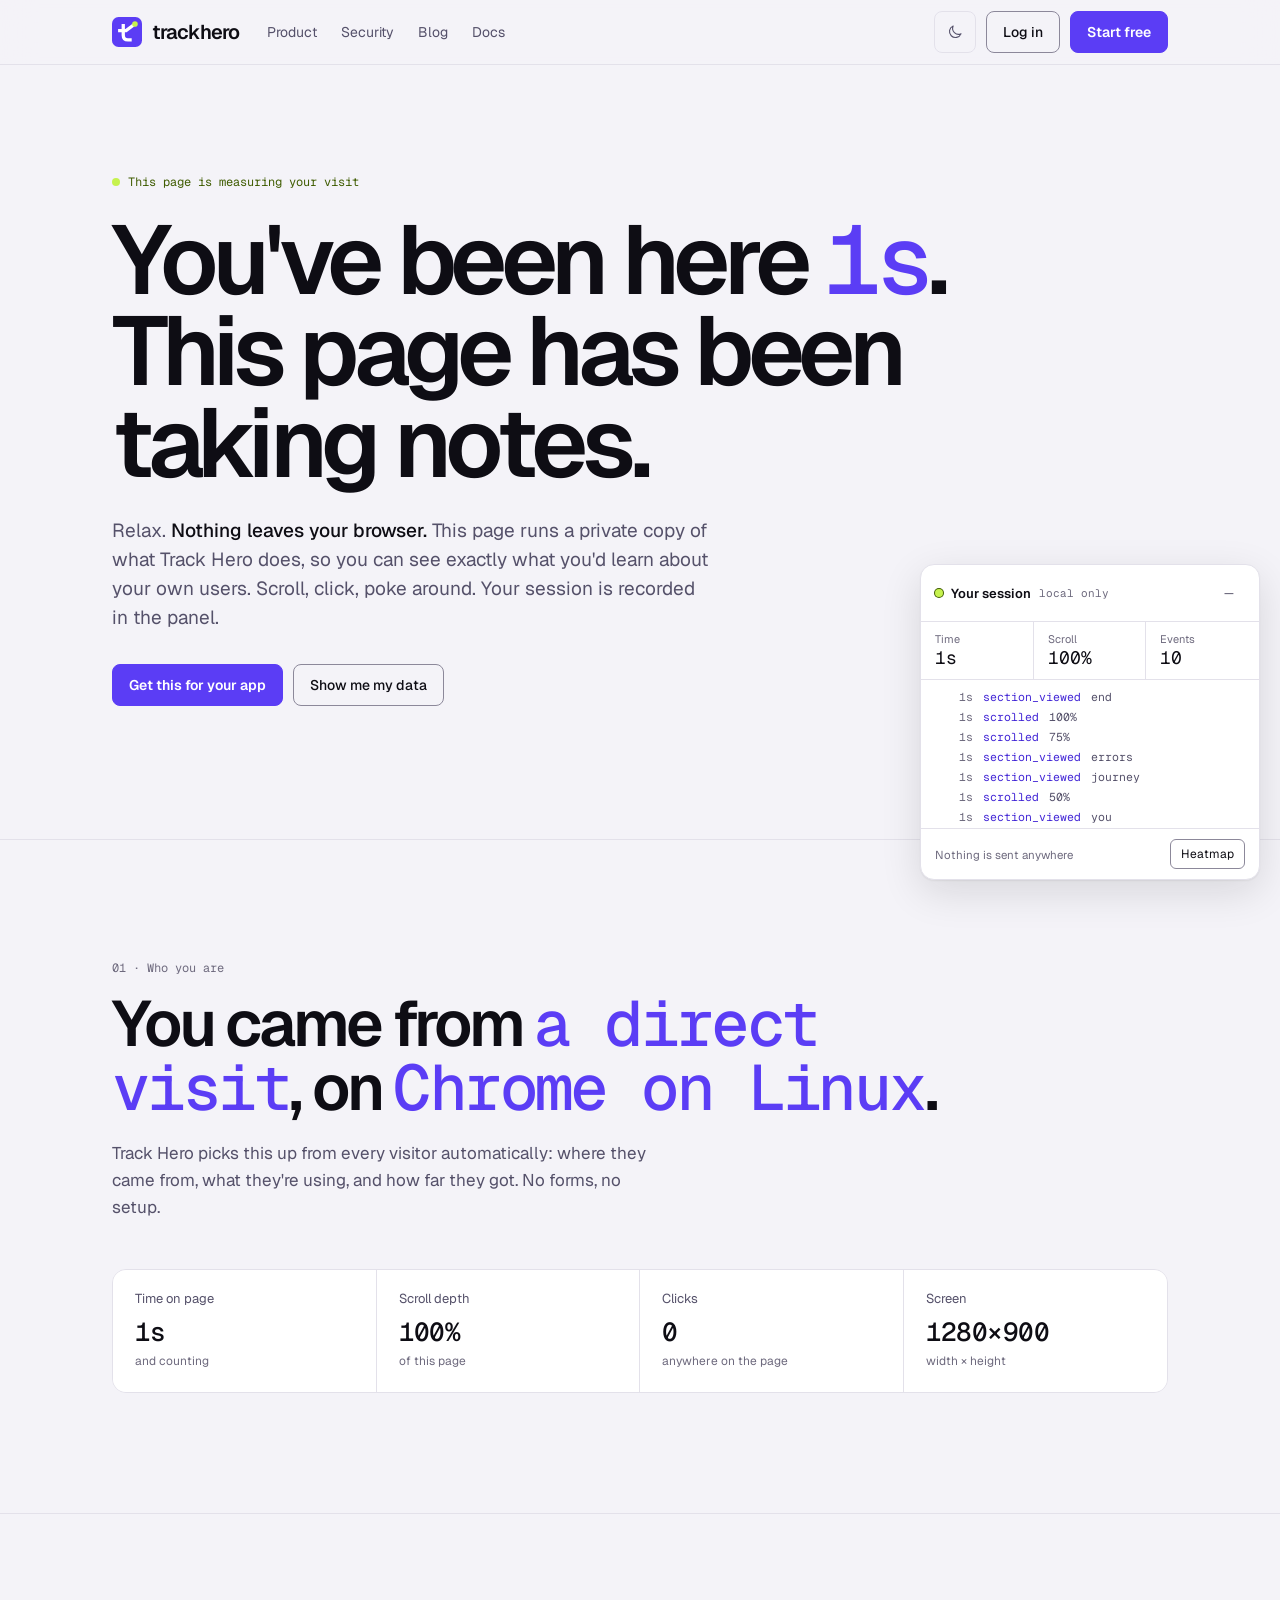
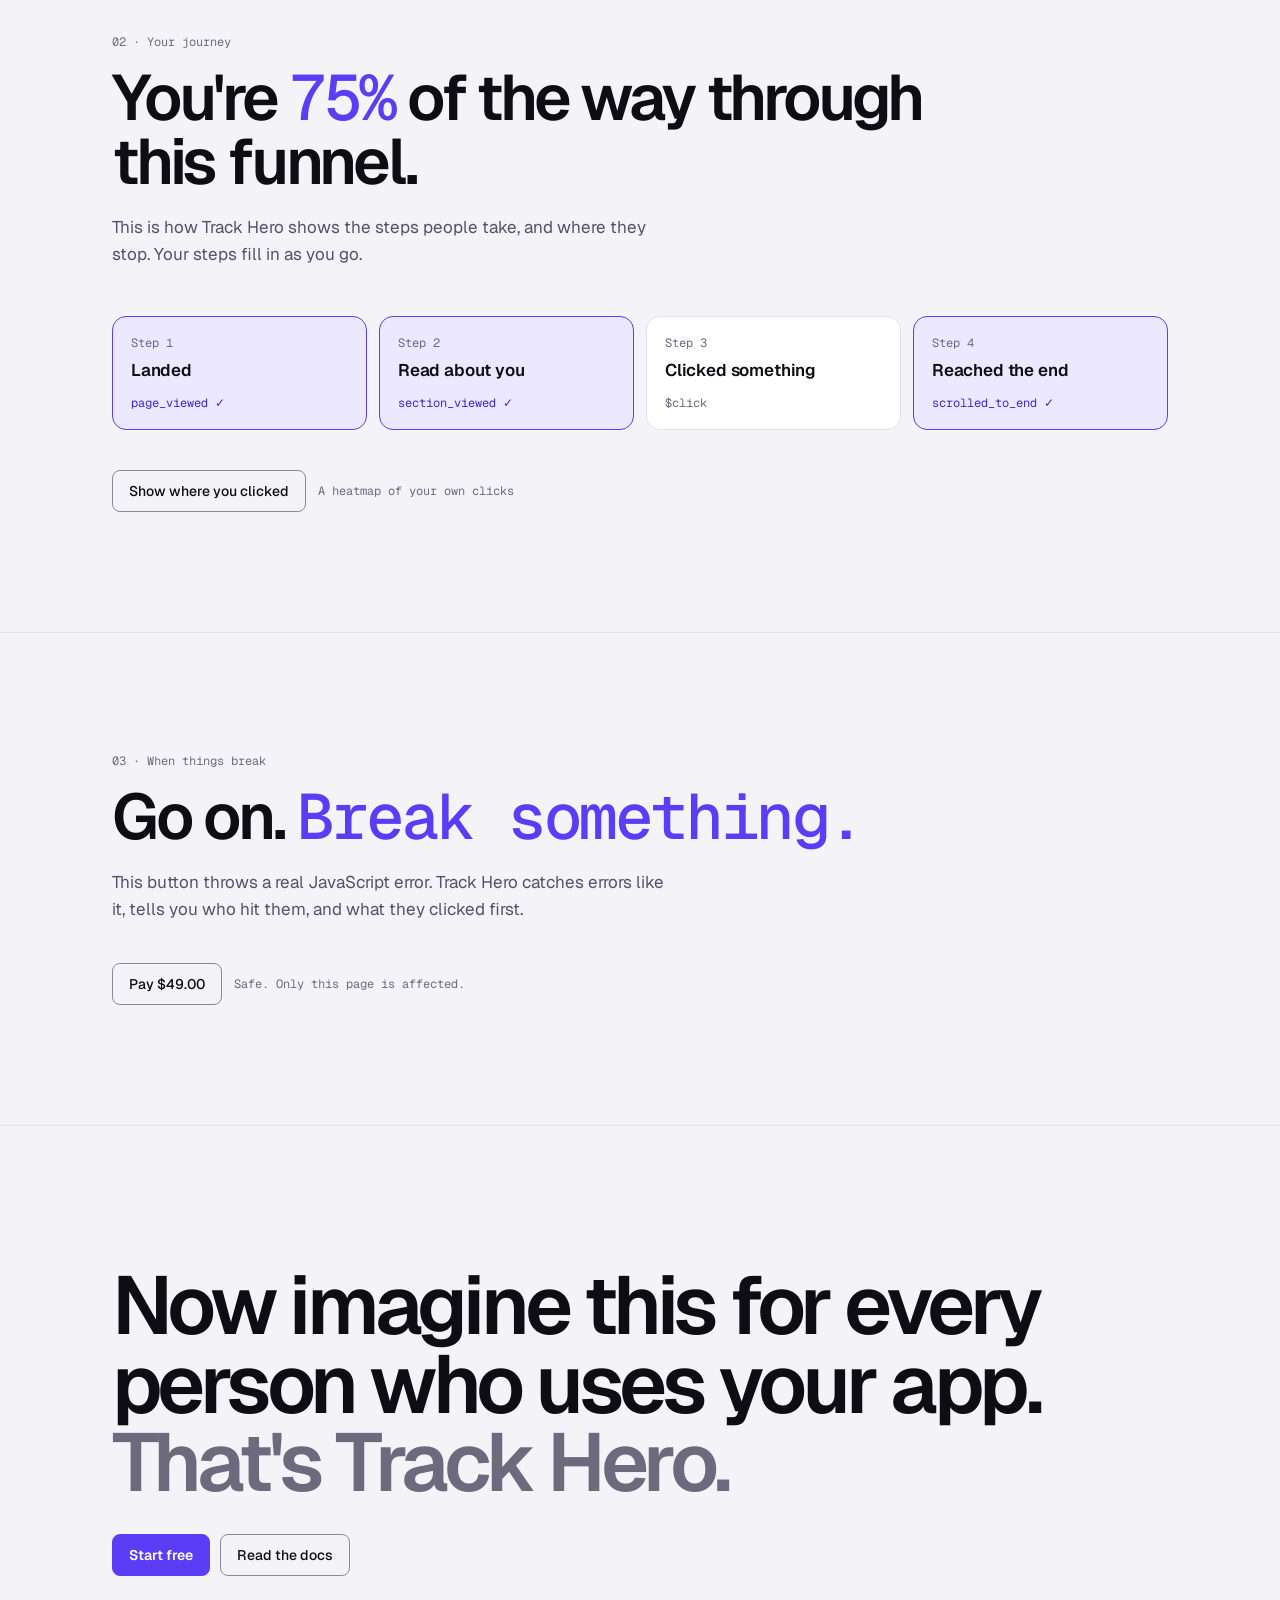
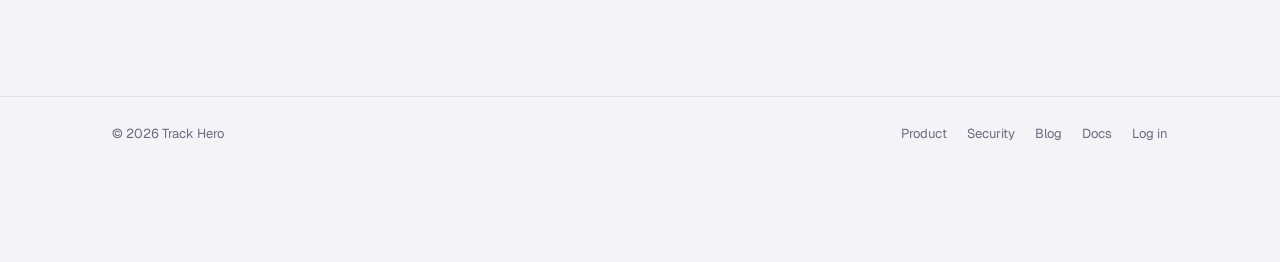
<file: index.html>
<!doctype html>
<html lang="en">
<head>
<meta charset="utf-8">
<script>(function(){try{var t=localStorage.getItem("th_site_theme");if(t!=="light"&&t!=="dark"){t=matchMedia("(prefers-color-scheme: light)").matches?"light":"dark"}document.documentElement.dataset.theme=t}catch(e){document.documentElement.dataset.theme="dark"}})()</script>
<meta name="viewport" content="width=device-width, initial-scale=1">
<title>Track Hero · Product analytics and error monitoring for web apps</title>
<meta name="description" content="This page measures your visit, privately in your browser, to show exactly what Track Hero records about your users.">
<meta property="og:title" content="Track Hero · Find where you lose customers. Fix it before it costs you.">
<meta property="og:description" content="Product analytics and error alerts for web apps. One line to install.">
<meta property="og:type" content="website">
<meta property="og:site_name" content="Track Hero">
<meta property="og:url" content="https://trackhero-website.vercel.app/">
<meta property="og:image" content="https://trackhero-website.vercel.app/og.png">
<meta property="og:image:width" content="1200">
<meta property="og:image:height" content="630">
<meta property="og:image:alt" content="Track Hero: Find where you lose customers. Fix it before it costs you.">
<meta name="twitter:card" content="summary_large_image">
<meta name="twitter:image" content="https://trackhero-website.vercel.app/og.png">
<link rel="canonical" href="https://trackhero-website.vercel.app/">
<meta name="theme-color" content="#0b0a10" media="(prefers-color-scheme: dark)">
<meta name="theme-color" content="#f4f3f8" media="(prefers-color-scheme: light)">
<link rel="icon" href="/favicon.svg" type="image/svg+xml">
<link rel="preconnect" href="https://fonts.googleapis.com">
<link href="https://fonts.googleapis.com/css2?family=Geist:wght@400;500;600;700&family=Geist+Mono:wght@400;500&display=swap" rel="stylesheet">
<style>
:root, [data-theme="dark"] {
  color-scheme: dark;
  --bg: #0b0a10; --surface: #15131d; --raised: #1e1b29; --border: #2a2636; --border-strong: #6b6680;
  --ink: #f4f2fa; --muted: #a6a2b6; --subtle: #8f8aa3;
  --hero: #8b78ff; --tint: #241d47; --hero-ink: #c4baff; --pulse: #c6f24e; --danger: #ff8a73; --teal: #4fd1d9;
  --on-hero: #0e0d14; --hero-hover: #a091ff; --pulse-text: #c6f24e; --nav-bg: rgba(11,10,16,.86); --focus: #c6f24e; --hud-shadow: 0 1px 0 rgba(255,255,255,.06) inset, 0 12px 40px rgba(0,0,0,.5);
  --sans: Geist, "Helvetica Neue", Arial, sans-serif; --mono: "Geist Mono", ui-monospace, Menlo, monospace;
}
[data-theme="light"] {
  color-scheme: light;
  --bg: #f4f3f8; --surface: #ffffff; --raised: #faf9fd; --border: #e3e1ea; --border-strong: #8c889a;
  --ink: #0e0d14; --muted: #55516a; --subtle: #6e6a7e;
  --hero: #5b3df5; --tint: #ece8ff; --hero-ink: #4327d6; --danger: #c2381f; --teal: #0b6f78;
  --on-hero: #ffffff; --hero-hover: #4a2de0; --pulse-text: #3f5c00; --nav-bg: rgba(244,243,248,.86); --focus: #5b3df5; --hud-shadow: 0 1px 2px rgba(14,13,20,.06), 0 12px 40px rgba(14,13,20,.12);
}
* { box-sizing: border-box; margin: 0; padding: 0; }
html { background: var(--bg); color: var(--ink); font-family: var(--sans); -webkit-font-smoothing: antialiased; }
a { color: inherit; text-decoration: none; }
:focus-visible { outline: 2px solid var(--focus); outline-offset: 3px; }
.mono { font-family: var(--mono); font-variant-numeric: tabular-nums; }
.wrap { max-width: 1120px; margin: 0 auto; padding: 0 32px; }
@media (max-width: 760px) { .wrap { padding: 0 18px; } }
.btn { display: inline-flex; align-items: center; justify-content: center; height: 42px; padding: 0 16px; border-radius: 8px; border: 1px solid var(--border-strong); font-size: 14px; font-weight: 500; background: transparent; color: var(--ink); cursor: pointer; font-family: inherit; white-space: nowrap; }
.btn:hover { background: var(--raised); }
.btn.p { background: var(--hero); border-color: var(--hero); color: var(--on-hero); font-weight: 600; }
.btn.p:hover { background: var(--hero-hover); border-color: var(--hero-hover); }

nav.top { position: sticky; top: 0; z-index: 25; background: var(--nav-bg); border-bottom: 1px solid var(--border); backdrop-filter: blur(16px); -webkit-backdrop-filter: blur(16px); }
nav.top .wrap { display: flex; align-items: center; gap: 28px; height: 64px; }
.brand { display: flex; align-items: center; gap: 10px; font-weight: 600; font-size: 20px; letter-spacing: -0.045em; }
nav.top .links { display: flex; gap: 24px; font-size: 14px; color: var(--muted); }
nav.top .links a:hover, nav.top .links a[aria-current="page"] { color: var(--ink); }
nav.top .r { margin-left: auto; display: flex; gap: 10px; }
@media (max-width: 760px) { nav.top .links { display: none; } nav.top .r .btn:not(.p) { display: none; } }

/* Hero: the page talks about you */
.hero { padding-top: 96px; padding-bottom: 120px; min-height: 86vh; display: flex; flex-direction: column; justify-content: center; }
.hero .tag { font-family: var(--mono); font-size: 12px; color: var(--pulse-text); display: inline-flex; align-items: center; gap: 8px; }
.hero .tag i { width: 8px; height: 8px; border-radius: 50%; background: var(--pulse); animation: pulse 2s infinite; }
@keyframes pulse { 0% { box-shadow: 0 0 0 0 rgba(198,242,78,.5); } 70% { box-shadow: 0 0 0 8px rgba(198,242,78,0); } 100% { box-shadow: 0 0 0 0 rgba(198,242,78,0); } }
.hero h1 { font-size: clamp(44px, 7.6vw, 108px); line-height: .94; letter-spacing: -0.055em; font-weight: 600; margin-top: 24px; }
.hero h1 .live { color: var(--hero); font-family: var(--mono); font-weight: 500; letter-spacing: -0.06em; }
.hero p { font-size: 19px; line-height: 29px; color: var(--muted); max-width: 600px; margin-top: 28px; }
.hero p b { color: var(--ink); font-weight: 500; }
.cta { display: flex; gap: 10px; margin-top: 32px; flex-wrap: wrap; }

/* Sections that read the visitor back to themselves */
section.read { padding: 120px 0; border-top: 1px solid var(--border); }
.read .k { font-family: var(--mono); font-size: 12px; color: var(--subtle); }
.read h2 { font-size: clamp(34px, 5vw, 64px); line-height: 1; letter-spacing: -0.05em; font-weight: 600; margin-top: 16px; max-width: 900px; }
.read h2 .v { color: var(--hero); font-family: var(--mono); font-weight: 500; letter-spacing: -0.04em; }
.read p { font-size: 17px; line-height: 27px; color: var(--muted); max-width: 560px; margin-top: 20px; }
.facts { display: grid; grid-template-columns: repeat(4, 1fr); border: 1px solid var(--border); border-radius: 14px; margin-top: 48px; overflow: hidden; }
.fact { padding: 20px 22px 22px; border-right: 1px solid var(--border); background: var(--surface); }
.fact:last-child { border-right: 0; }
.fact small { display: block; font-size: 13px; color: var(--muted); }
.fact b { display: block; font-family: var(--mono); font-weight: 500; font-size: 26px; line-height: 34px; margin-top: 8px; letter-spacing: -0.02em; overflow: hidden; text-overflow: ellipsis; white-space: nowrap; }
.fact span { font-size: 12px; color: var(--subtle); }
@media (max-width: 860px) { .facts { grid-template-columns: 1fr 1fr; } .fact:nth-child(2) { border-right: 0; } .fact:nth-child(-n+2) { border-bottom: 1px solid var(--border); } }

.try { margin-top: 40px; display: flex; gap: 12px; flex-wrap: wrap; align-items: center; }
.try .hint { font-family: var(--mono); font-size: 12px; color: var(--subtle); }
.fun { display: grid; grid-template-columns: repeat(4, 1fr); gap: 12px; margin-top: 48px; }
.step { border: 1px solid var(--border); border-radius: 14px; padding: 18px; background: var(--surface); transition: border-color .3s, background .3s; }
.step .n { font-family: var(--mono); font-size: 12px; color: var(--subtle); }
.step h3 { font-size: 17px; font-weight: 600; margin-top: 8px; letter-spacing: -0.01em; }
.step .s { font-family: var(--mono); font-size: 12px; margin-top: 14px; color: var(--subtle); }
.step.done { border-color: var(--hero); background: var(--tint); }
.step.done .s { color: var(--hero-ink); }
@media (max-width: 860px) { .fun { grid-template-columns: 1fr 1fr; } }

.oops { margin-top: 40px; padding: 18px 20px; border-radius: 14px; border: 1px dashed var(--border-strong); display: none; gap: 14px; flex-direction: column; }
.oops.on { display: flex; }
.oops .m { font-family: var(--mono); font-size: 13px; color: var(--danger); }
.oops .meta { font-size: 13px; color: var(--muted); }

.final { padding: 140px 0 120px; border-top: 1px solid var(--border); }
.final h2 { font-size: clamp(40px, 6.4vw, 88px); line-height: .96; letter-spacing: -0.055em; font-weight: 600; max-width: 960px; }
.final h2 span { color: var(--subtle); }
footer { border-top: 1px solid var(--border); padding: 28px 0 120px; font-family: inherit; font-size: 13px; color: var(--subtle); }
footer .wrap { display: flex; gap: 20px; flex-wrap: wrap; }
footer .r { margin-left: auto; display: flex; gap: 20px; }

/* The HUD: your own live session */
.hud { position: fixed; right: 20px; bottom: 20px; width: 340px; z-index: 20; border: 1px solid var(--border); border-radius: 14px; background: var(--surface); box-shadow: var(--hud-shadow); overflow: hidden; font-size: 13px; }
.hud-h { display: flex; align-items: center; gap: 8px; padding: 12px 14px; border-bottom: 1px solid var(--border); }
.hud-h b { font-weight: 600; }
.hud-h .dot { width: 8px; height: 8px; border-radius: 50%; background: var(--pulse); box-shadow: 0 0 0 1px #3f5c00; }
.hud-h .min { margin-left: auto; background: none; border: 0; color: var(--subtle); width: 32px; height: 32px; border-radius: 6px; cursor: pointer; font-size: 16px; }
.hud-h .min:hover { background: var(--raised); color: var(--ink); }
.hud-k { display: grid; grid-template-columns: repeat(3, 1fr); border-bottom: 1px solid var(--border); }
.hud-k div { padding: 10px 14px; border-right: 1px solid var(--border); }
.hud-k div:last-child { border-right: 0; }
.hud-k small { display: block; font-size: 11px; color: var(--subtle); }
.hud-k span { font-family: var(--mono); font-size: 18px; }
.hud-log { height: 148px; overflow: hidden; padding: 8px 14px; display: flex; flex-direction: column; gap: 3px; font-family: var(--mono); font-size: 11.5px; line-height: 17px; }
.hud-log div { display: flex; gap: 10px; white-space: nowrap; animation: fadein .3s ease; }
.hud-log .t { color: var(--subtle); width: 38px; flex-shrink: 0; text-align: right; }
.hud-log .e { color: var(--hero-ink); }
.hud-log .x { color: var(--danger); }
.hud-log .d { color: var(--muted); overflow: hidden; text-overflow: ellipsis; }
@keyframes fadein { from { opacity: 0; transform: translateY(-4px); } }
.hud-f { display: flex; justify-content: space-between; align-items: center; gap: 8px; padding: 10px 14px; border-top: 1px solid var(--border); font-size: 11.5px; color: var(--subtle); }
.hud-f button { background: none; border: 1px solid var(--border-strong); color: var(--ink); border-radius: 6px; height: 30px; padding: 0 10px; font: inherit; font-size: 12px; cursor: pointer; }
.hud-f button[aria-pressed="true"] { background: var(--ink); color: var(--bg); }
.hud.small .hud-k, .hud.small .hud-log, .hud.small .hud-f { display: none; }
@media (max-width: 760px) { .hud { left: 10px; right: 10px; bottom: 10px; width: auto; } .hud-log { height: 80px; } .hud-h b::after { content: " · tap + to open"; font-weight: 400; color: var(--subtle); font-size: 12px; } .hud:not(.small) .hud-h b::after { content: ""; } }

/* Click heatmap overlay */
#heat { position: absolute; left: 0; top: 0; width: 100%; pointer-events: none; z-index: 15; display: none; }
#heat.on { display: block; }
#heat i { position: absolute; width: 44px; height: 44px; margin: -22px 0 0 -22px; border-radius: 50%; background: radial-gradient(circle, rgba(198,242,78,.85), rgba(198,242,78,0) 70%); }
@media (prefers-reduced-motion: reduce) { .hero .tag i { animation: none; } }
.theme-btn { display: inline-flex; align-items: center; justify-content: center; width: 42px; height: 42px; border-radius: 8px; border: 1px solid var(--border); background: transparent; color: var(--muted); cursor: pointer; }
.theme-btn:hover { background: var(--raised); color: var(--ink); }
.theme-btn .sun { display: none; }
[data-theme="dark"] .theme-btn .sun { display: block; }
[data-theme="dark"] .theme-btn .moon { display: none; }
</style>
</head>
<body>
<div id="heat" aria-hidden="true"></div>

<nav class="top" aria-label="Main">
    <div class="wrap">
      <a href="/" class="brand" aria-label="Track Hero home"><svg width="30" height="30" viewBox="0 0 64 64" aria-hidden="true"><rect width="64" height="64" rx="14" fill="#5b3df5"/><path d="M24 15V39Q24 49 34 49H42" fill="none" stroke="#fff" stroke-width="7"/><path d="M13 29H30L46 17" fill="none" stroke="#fff" stroke-width="7"/><circle cx="49" cy="15" r="6" fill="#c6f24e"/></svg>trackhero</a>
      <div class="links"><a href="/product">Product</a><a href="/security">Security</a><a href="/blog">Blog</a><a href="https://track-hero.vercel.app/docs">Docs</a></div>
      <div class="r"><button type="button" class="theme-btn" aria-label="Switch theme"><svg class="moon" width="18" height="18" viewBox="0 0 24 24" fill="none" stroke="currentColor" stroke-width="1.5" stroke-linecap="round" stroke-linejoin="round" aria-hidden="true"><path d="M20 14.5A8 8 0 0 1 9.5 4a8 8 0 1 0 10.5 10.5z"/></svg><svg class="sun" width="18" height="18" viewBox="0 0 24 24" fill="none" stroke="currentColor" stroke-width="1.5" stroke-linecap="round" aria-hidden="true"><circle cx="12" cy="12" r="4"/><path d="M12 2v2M12 20v2M4.9 4.9l1.4 1.4M17.7 17.7l1.4 1.4M2 12h2M20 12h2M4.9 19.1l1.4-1.4M17.7 6.3l1.4-1.4"/></svg></button><a href="https://track-hero.vercel.app/login" class="btn">Log in</a><a href="https://track-hero.vercel.app/signup" class="btn p">Start free</a></div>
    </div>
  </nav>

<header class="hero wrap">
  <span class="tag"><i></i>This page is measuring your visit</span>
  <h1>You've been here <span class="live" id="h-time">0s</span>.<br>This page has been taking notes.</h1>
  <p>Relax. <b>Nothing leaves your browser.</b> This page runs a private copy of what Track Hero does, so you can see exactly what you'd learn about your own users. Scroll, click, poke around. Your session is recorded in the panel.</p>
  <div class="cta"><a href="https://track-hero.vercel.app/signup" class="btn p">Get this for your app</a><a href="#you" class="btn">Show me my data</a></div>
</header>

<section class="read" id="you" data-section="you">
  <div class="wrap">
    <div class="k">01 · Who you are</div>
    <h2>You came from <span class="v" id="ref">a direct visit</span>, on <span class="v" id="dev">a browser</span>.</h2>
    <p>Track Hero picks this up from every visitor automatically: where they came from, what they're using, and how far they got. No forms, no setup.</p>
    <div class="facts">
      <div class="fact"><small>Time on page</small><b id="f-time">0s</b><span>and counting</span></div>
      <div class="fact"><small>Scroll depth</small><b id="f-scroll">0%</b><span>of this page</span></div>
      <div class="fact"><small>Clicks</small><b id="f-clicks">0</b><span>anywhere on the page</span></div>
      <div class="fact"><small>Screen</small><b id="f-screen">–</b><span>width × height</span></div>
    </div>
  </div>
</section>

<section class="read" data-section="journey">
  <div class="wrap">
    <div class="k">02 · Your journey</div>
    <h2>You're <span class="v" id="j-pct">25%</span> of the way through this funnel.</h2>
    <p>This is how Track Hero shows the steps people take, and where they stop. Your steps fill in as you go.</p>
    <div class="fun">
      <div class="step done" id="s1"><div class="n">Step 1</div><h3>Landed</h3><div class="s">page_viewed ✓</div></div>
      <div class="step" id="s2"><div class="n">Step 2</div><h3>Read about you</h3><div class="s">section_viewed</div></div>
      <div class="step" id="s3"><div class="n">Step 3</div><h3>Clicked something</h3><div class="s">$click</div></div>
      <div class="step" id="s4"><div class="n">Step 4</div><h3>Reached the end</h3><div class="s">scrolled_to_end</div></div>
    </div>
    <div class="try"><button class="btn" id="heat-btn" aria-pressed="false">Show where you clicked</button><span class="hint">A heatmap of your own clicks</span></div>
  </div>
</section>

<section class="read" data-section="errors">
  <div class="wrap">
    <div class="k">03 · When things break</div>
    <h2>Go on. <span class="v">Break something.</span></h2>
    <p>This button throws a real JavaScript error. Track Hero catches errors like it, tells you who hit them, and what they clicked first.</p>
    <div class="try"><button class="btn" id="break">Pay $49.00</button><span class="hint">Safe. Only this page is affected.</span></div>
    <div class="oops" id="oops" role="status">
      <span class="m" id="oops-m"></span>
      <span class="meta" id="oops-meta"></span>
    </div>
  </div>
</section>

<section class="final" data-section="end" id="end">
  <div class="wrap">
    <h2>Now imagine this for every person who uses your app. <span>That's Track Hero.</span></h2>
    <div class="cta"><a href="https://track-hero.vercel.app/signup" class="btn p">Start free</a><a href="https://track-hero.vercel.app/docs" class="btn">Read the docs</a></div>
  </div>
</section>
<footer><div class="wrap"><span>© 2026 Track Hero</span><div class="r"><a href="/product">Product</a><a href="/security">Security</a><a href="/blog">Blog</a><a href="https://track-hero.vercel.app/docs">Docs</a><a href="https://track-hero.vercel.app/login">Log in</a></div></div></footer>

<aside class="hud" id="hud" aria-label="Your session, recorded only in this browser">
  <div class="hud-h"><span class="dot" aria-hidden="true"></span><b>Your session</b><span class="mono" style="color:var(--subtle);font-size:11px">local only</span><button class="min" id="min" aria-label="Minimise">–</button></div>
  <div class="hud-k"><div><small>Time</small><span id="k-time">0s</span></div><div><small>Scroll</small><span id="k-scroll">0%</span></div><div><small>Events</small><span id="k-events">0</span></div></div>
  <div class="hud-log" id="log" aria-live="off"></div>
  <div class="hud-f"><span>Nothing is sent anywhere</span><button id="hud-heat" aria-pressed="false">Heatmap</button></div>
</aside>

<script>
const t0 = Date.now(); let events = 0, clicks = 0, maxScroll = 0;
const $ = (id) => document.getElementById(id);
const fmtT = (s) => (s < 60 ? `${s}s` : `${Math.floor(s / 60)}m ${String(s % 60).padStart(2, "0")}s`);
const rel = () => fmtT(Math.round((Date.now() - t0) / 1000));
function log(name, detail, bad) {
  events++; $("k-events").textContent = events;
  const row = document.createElement("div");
  row.innerHTML = `<span class="t">${rel()}</span><span class="${bad ? "x" : "e"}">${name}</span><span class="d"></span>`;
  row.querySelector(".d").textContent = detail;
  $("log").prepend(row);
  while ($("log").children.length > 30) $("log").lastChild.remove();
}

// Facts about the visitor, read locally.
const ua = navigator.userAgent;
const browser = /Edg\//.test(ua) ? "Edge" : /Chrome\//.test(ua) ? "Chrome" : /Firefox\//.test(ua) ? "Firefox" : /Safari\//.test(ua) ? "Safari" : "a browser";
const os = /Mac OS/.test(ua) ? (/iPhone|iPad/.test(ua) ? "iOS" : "macOS") : /Android/.test(ua) ? "Android" : /Windows/.test(ua) ? "Windows" : /Linux/.test(ua) ? "Linux" : "";
$("dev").textContent = `${browser}${os ? " on " + os : ""}`;
let refHost = ""; try { refHost = document.referrer ? new URL(document.referrer).hostname : ""; } catch {}
$("ref").textContent = !refHost ? "a direct visit" : refHost === location.hostname ? "another page on our site" : refHost;
$("f-screen").textContent = `${screen.width}×${screen.height}`;
log("$pageview", location.pathname.split("/").pop() || "/");
log("$session_start", `${browser}${os ? " · " + os : ""}`);

// Clock.
setInterval(() => { const s = rel(); $("h-time").textContent = s; $("f-time").textContent = s; $("k-time").textContent = s; }, 1000);

// Scroll depth and sections viewed.
const seen = new Set();
addEventListener("scroll", () => {
  const max = document.documentElement.scrollHeight - innerHeight;
  const pct = Math.round((scrollY / Math.max(1, max)) * 100);
  if (pct > maxScroll) {
    for (const mark of [25, 50, 75, 100]) if (maxScroll < mark && pct >= mark) log("scrolled", `${mark}%`);
    maxScroll = pct; $("f-scroll").textContent = `${pct}%`; $("k-scroll").textContent = `${pct}%`;
    if (pct >= 98) done("s4");
  }
}, { passive: true });
const io = new IntersectionObserver((es) => es.forEach((e) => {
  const name = e.target.dataset.section;
  if (e.isIntersecting && !seen.has(name)) { seen.add(name); log("section_viewed", name); if (name === "you") done("s2"); }
}), { threshold: 0.4 });
document.querySelectorAll("[data-section]").forEach((s) => io.observe(s));

// Funnel steps.
function done(id) { const el = $(id); if (el.classList.contains("done")) return; el.classList.add("done"); el.querySelector(".s").textContent += " ✓"; const n = document.querySelectorAll(".step.done").length; $("j-pct").textContent = `${n * 25}%`; }

// Clicks and the heatmap.
const heat = $("heat");
addEventListener("click", (e) => {
  clicks++; $("f-clicks").textContent = clicks; done("s3");
  const el = e.target.closest("a, button") || e.target;
  const label = (el.textContent || el.tagName).trim().replace(/\s+/g, " ").slice(0, 40);
  log("$click", `${el.tagName.toLowerCase()} "${label}"`);
  const dot = document.createElement("i"); dot.style.left = `${e.pageX}px`; dot.style.top = `${e.pageY}px`; heat.appendChild(dot);
});
function toggleHeat() {
  const on = !heat.classList.contains("on");
  heat.classList.toggle("on", on); heat.style.height = `${document.documentElement.scrollHeight}px`;
  [$("heat-btn"), $("hud-heat")].forEach((b) => b.setAttribute("aria-pressed", on));
  $("heat-btn").textContent = on ? "Hide heatmap" : "Show where you clicked";
}
$("heat-btn").addEventListener("click", toggleHeat);
$("hud-heat").addEventListener("click", toggleHeat);
if (matchMedia("(max-width: 760px)").matches) { $("hud").classList.add("small"); $("min").textContent = "+"; $("min").setAttribute("aria-label", "Expand"); }
$("min").addEventListener("click", () => { const small = $("hud").classList.toggle("small"); $("min").textContent = small ? "+" : "–"; $("min").setAttribute("aria-label", small ? "Expand" : "Minimise"); });

// A real error, caught the way Track Hero's script catches them.
addEventListener("error", (e) => {
  log("error", e.message, true);
  $("oops").classList.add("on");
  $("oops-m").textContent = e.message;
  $("oops-meta").textContent = `Caught after clicking "Pay $49.00", ${rel()} into your visit, on ${browser}. In Track Hero this would be grouped with everyone else who hit it, with a fix prompt ready to copy.`;
});
$("break").addEventListener("click", () => { setTimeout(() => { const order = {}; return order.payment.amount; }); });
</script>
<script src="/theme.js"></script>
</body>
</html>
</file>
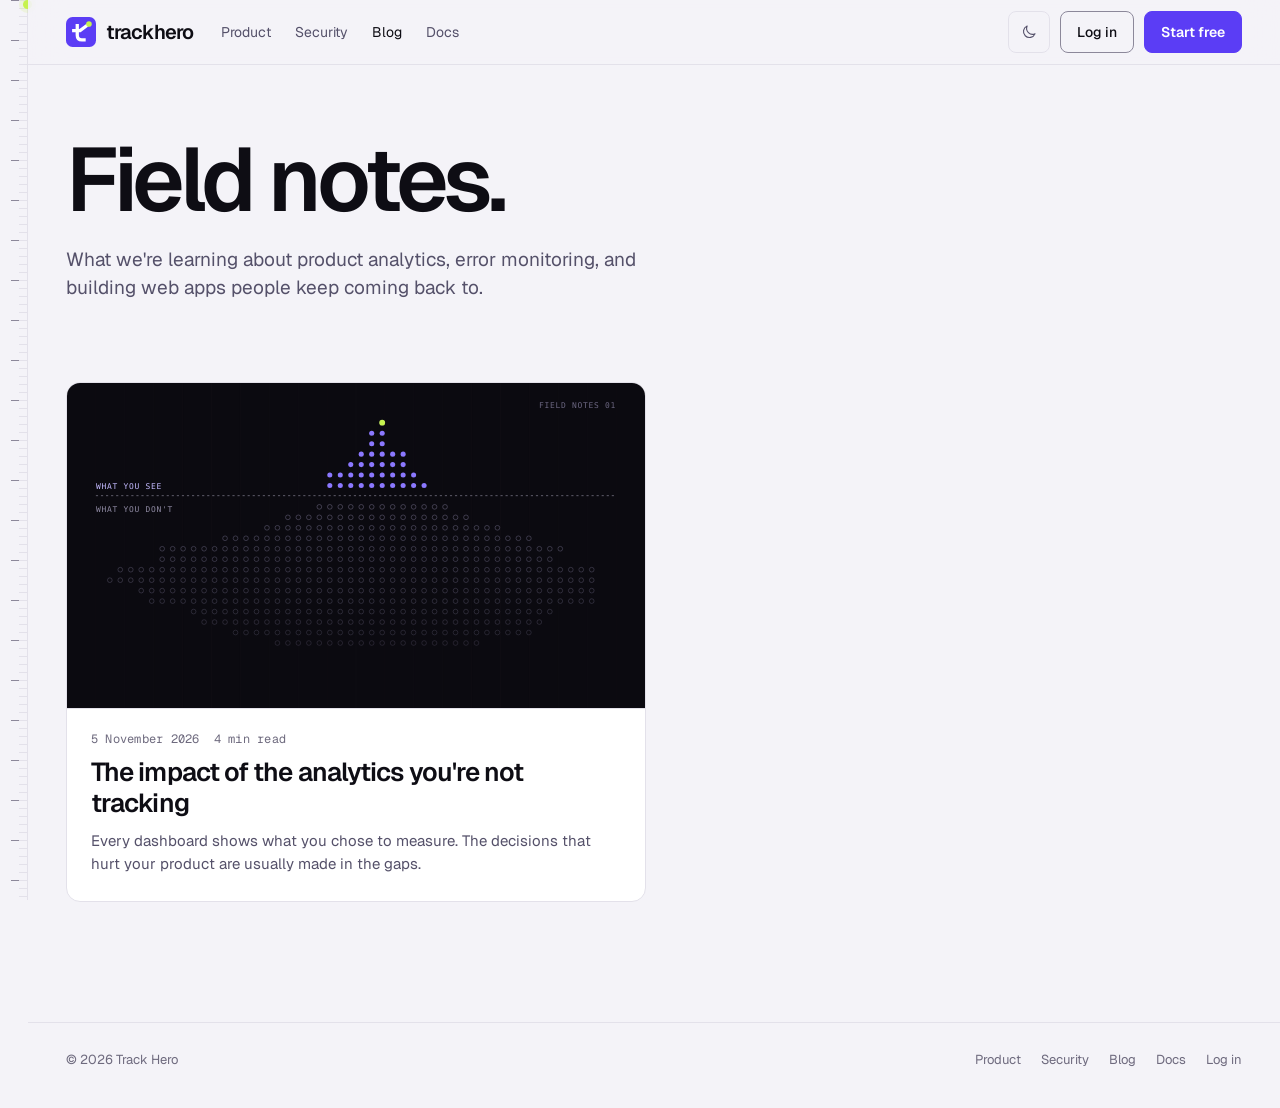
<file: blog/index.html>
<!doctype html>
<html lang="en">
<head>
<meta charset="utf-8">
<script>(function(){try{var t=localStorage.getItem("th_site_theme");if(t!=="light"&&t!=="dark"){t=matchMedia("(prefers-color-scheme: light)").matches?"light":"dark"}document.documentElement.dataset.theme=t}catch(e){document.documentElement.dataset.theme="dark"}})()</script>
<meta name="viewport" content="width=device-width, initial-scale=1">
<title>Blog · Track Hero</title>
<meta name="description" content="Field notes on product analytics, error monitoring and building web apps people keep using.">
<meta property="og:title" content="Track Hero blog">
<meta property="og:description" content="Field notes on product analytics, error monitoring and building web apps people keep using.">
<meta property="og:type" content="website">
<meta property="og:site_name" content="Track Hero">
<meta property="og:url" content="https://trackhero-website.vercel.app/blog">
<meta property="og:image" content="https://trackhero-website.vercel.app/og.png">
<meta property="og:image:width" content="1200">
<meta property="og:image:height" content="630">
<meta property="og:image:alt" content="Track Hero: Find where you lose customers. Fix it before it costs you.">
<meta name="twitter:card" content="summary_large_image">
<meta name="twitter:image" content="https://trackhero-website.vercel.app/og.png">
<link rel="canonical" href="https://trackhero-website.vercel.app/blog">
<meta name="theme-color" content="#0b0a10" media="(prefers-color-scheme: dark)">
<meta name="theme-color" content="#f4f3f8" media="(prefers-color-scheme: light)">
<link rel="icon" href="/favicon.svg" type="image/svg+xml">
<link rel="preconnect" href="https://fonts.googleapis.com">
<link href="https://fonts.googleapis.com/css2?family=Geist:wght@400;500;600;700&family=Geist+Mono:wght@400;500&display=swap" rel="stylesheet">
<link rel="stylesheet" href="/site.css">
</head>
<body>
<div class="ruler" aria-hidden="true"><i></i></div>
<main>
  <nav class="top" aria-label="Main">
    <div class="wrap">
      <a href="/" class="brand" aria-label="Track Hero home"><svg width="30" height="30" viewBox="0 0 64 64" aria-hidden="true"><rect width="64" height="64" rx="14" fill="#5b3df5"/><path d="M24 15V39Q24 49 34 49H42" fill="none" stroke="#fff" stroke-width="7"/><path d="M13 29H30L46 17" fill="none" stroke="#fff" stroke-width="7"/><circle cx="49" cy="15" r="6" fill="#c6f24e"/></svg>trackhero</a>
      <div class="links"><a href="/product">Product</a><a href="/security">Security</a><a href="/blog" aria-current="page">Blog</a><a href="https://track-hero.vercel.app/docs">Docs</a></div>
      <div class="r"><button type="button" class="theme-btn" aria-label="Switch theme"><svg class="moon" width="18" height="18" viewBox="0 0 24 24" fill="none" stroke="currentColor" stroke-width="1.5" stroke-linecap="round" stroke-linejoin="round" aria-hidden="true"><path d="M20 14.5A8 8 0 0 1 9.5 4a8 8 0 1 0 10.5 10.5z"/></svg><svg class="sun" width="18" height="18" viewBox="0 0 24 24" fill="none" stroke="currentColor" stroke-width="1.5" stroke-linecap="round" aria-hidden="true"><circle cx="12" cy="12" r="4"/><path d="M12 2v2M12 20v2M4.9 4.9l1.4 1.4M17.7 17.7l1.4 1.4M2 12h2M20 12h2M4.9 19.1l1.4-1.4M17.7 6.3l1.4-1.4"/></svg></button><a href="https://track-hero.vercel.app/login" class="btn">Log in</a><a href="https://track-hero.vercel.app/signup" class="btn p">Start free</a></div>
    </div>
  </nav>

  <header class="hero">
    <div class="wrap">
      <h1>Field notes.</h1>
      <p class="lede">What we're learning about product analytics, error monitoring, and building web apps people keep coming back to.</p>
    </div>
  </header>

  <section class="wrap">
    <div class="posts">
      <!-- Newest first. Add new posts above this one. -->
      <a class="post-card" href="/blog/analytics-you-are-not-tracking">
        <img src="/blog/covers/analytics-you-are-not-tracking.svg" width="1600" height="900" alt="" loading="lazy">
        <div class="b">
          <div class="post-meta"><span>5 November 2026</span><span>4 min read</span></div>
          <h2>The impact of the analytics you're not tracking</h2>
          <p>Every dashboard shows what you chose to measure. The decisions that hurt your product are usually made in the gaps.</p>
        </div>
      </a>
    </div>
  </section>

  <div class="wrap"><div style="height:120px"></div></div>
  <footer><div class="wrap"><span>© 2026 Track Hero</span><div class="r"><a href="/product">Product</a><a href="/security">Security</a><a href="/blog">Blog</a><a href="https://track-hero.vercel.app/docs">Docs</a><a href="https://track-hero.vercel.app/login">Log in</a></div></div></footer>
</main>
<script src="/site.js"></script>
<script src="/theme.js"></script>
</body>
</html>
</file>
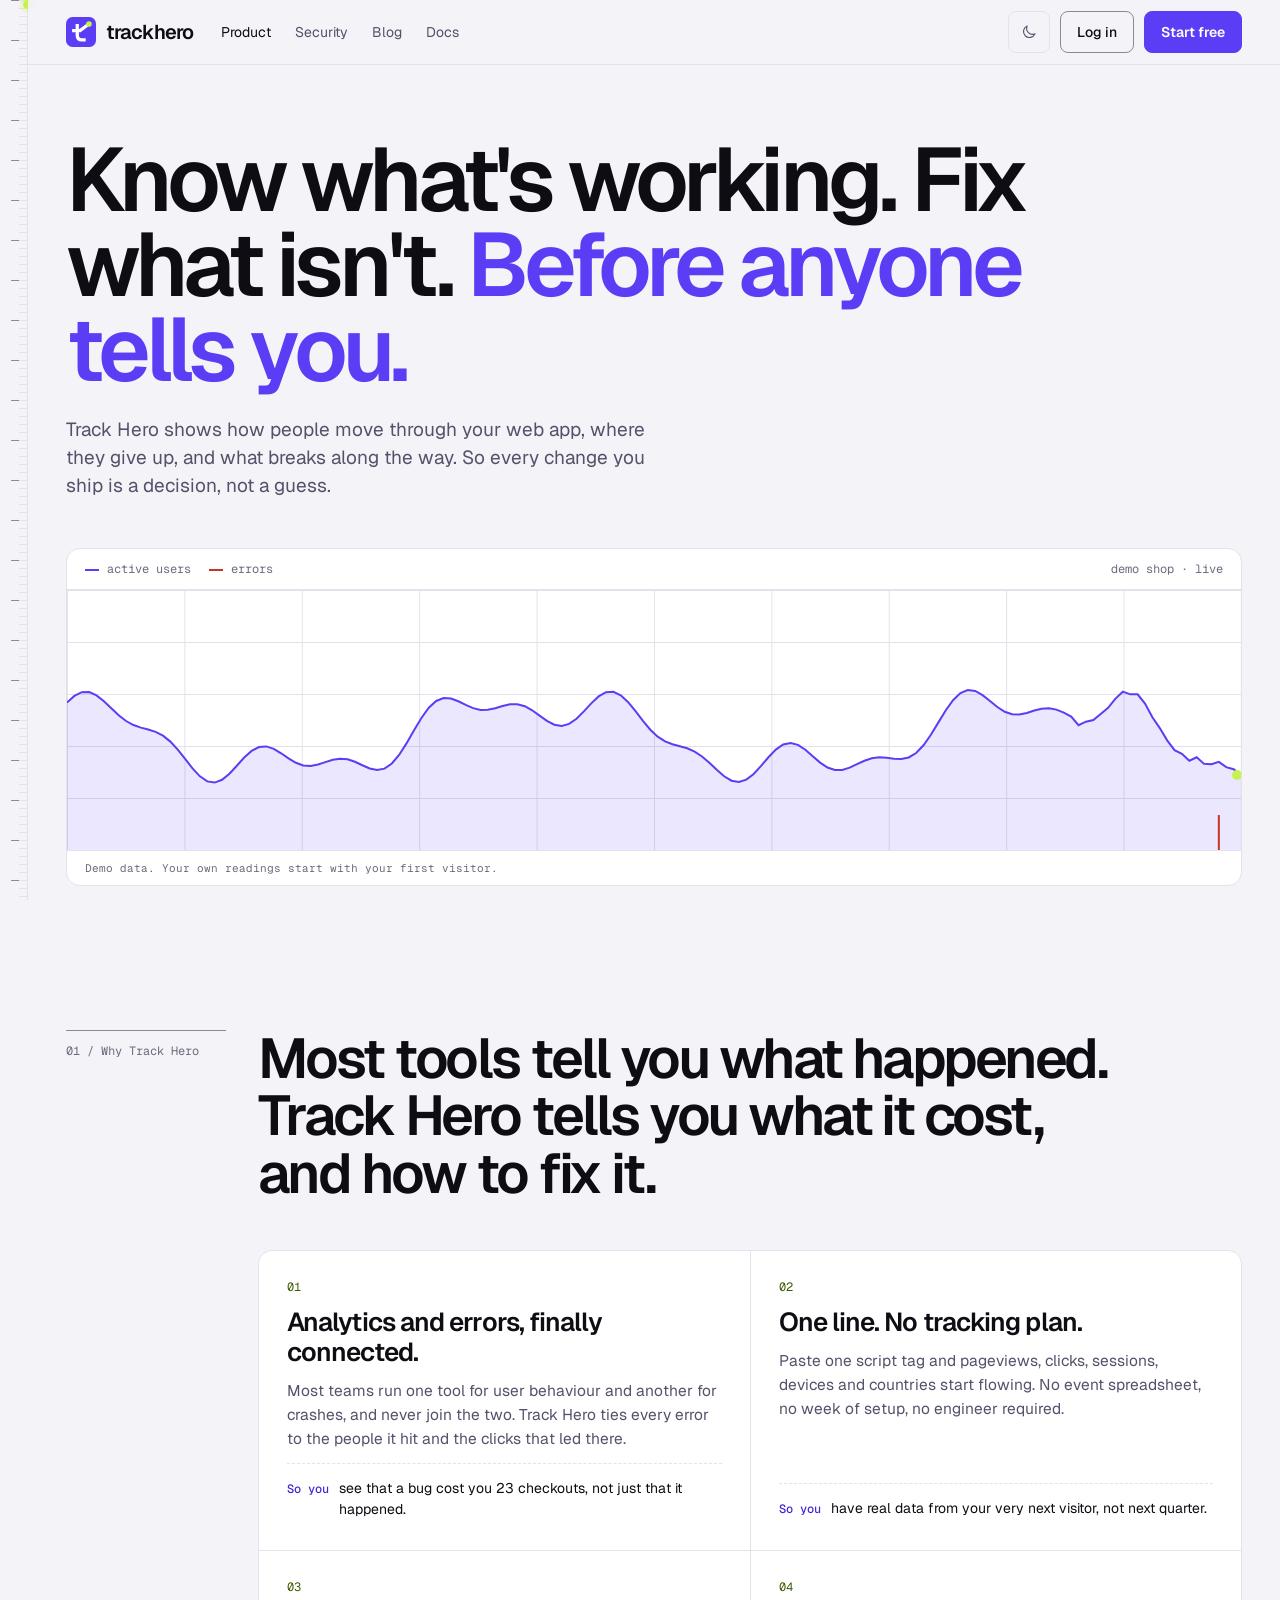
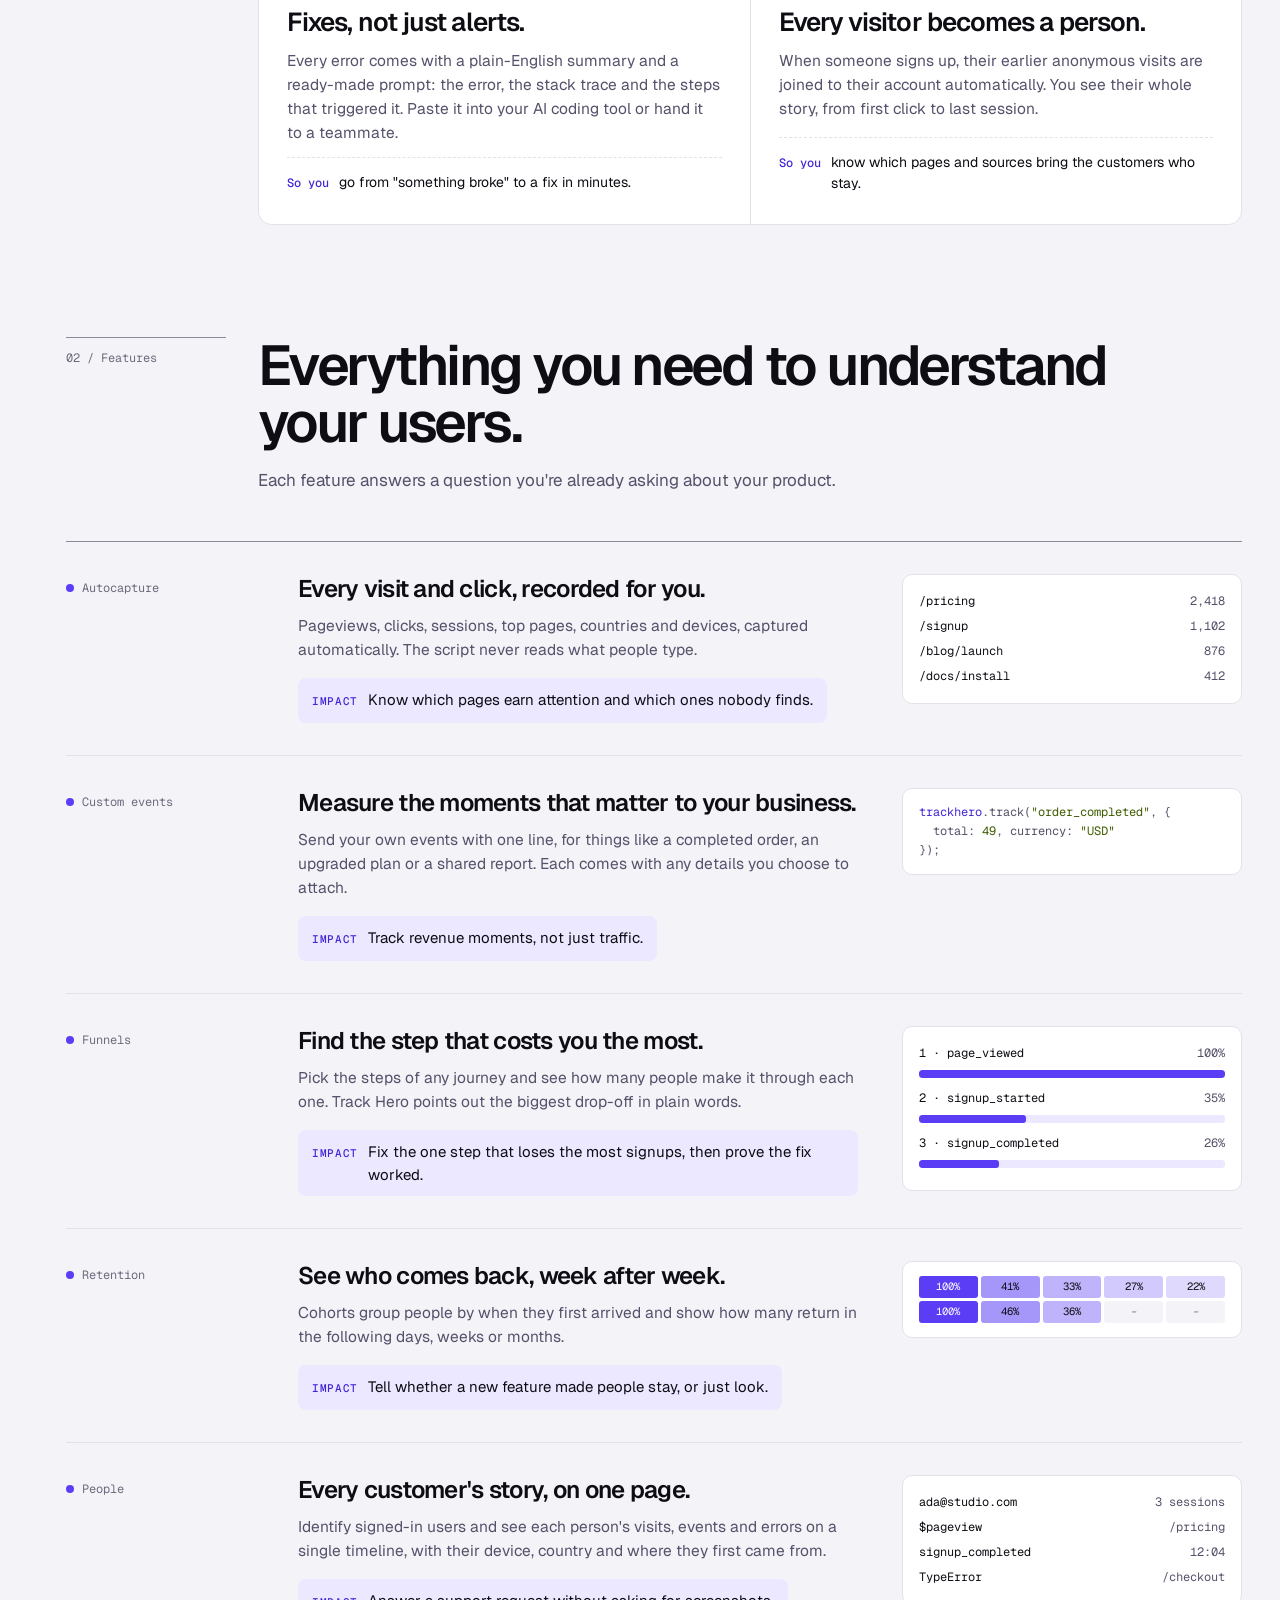
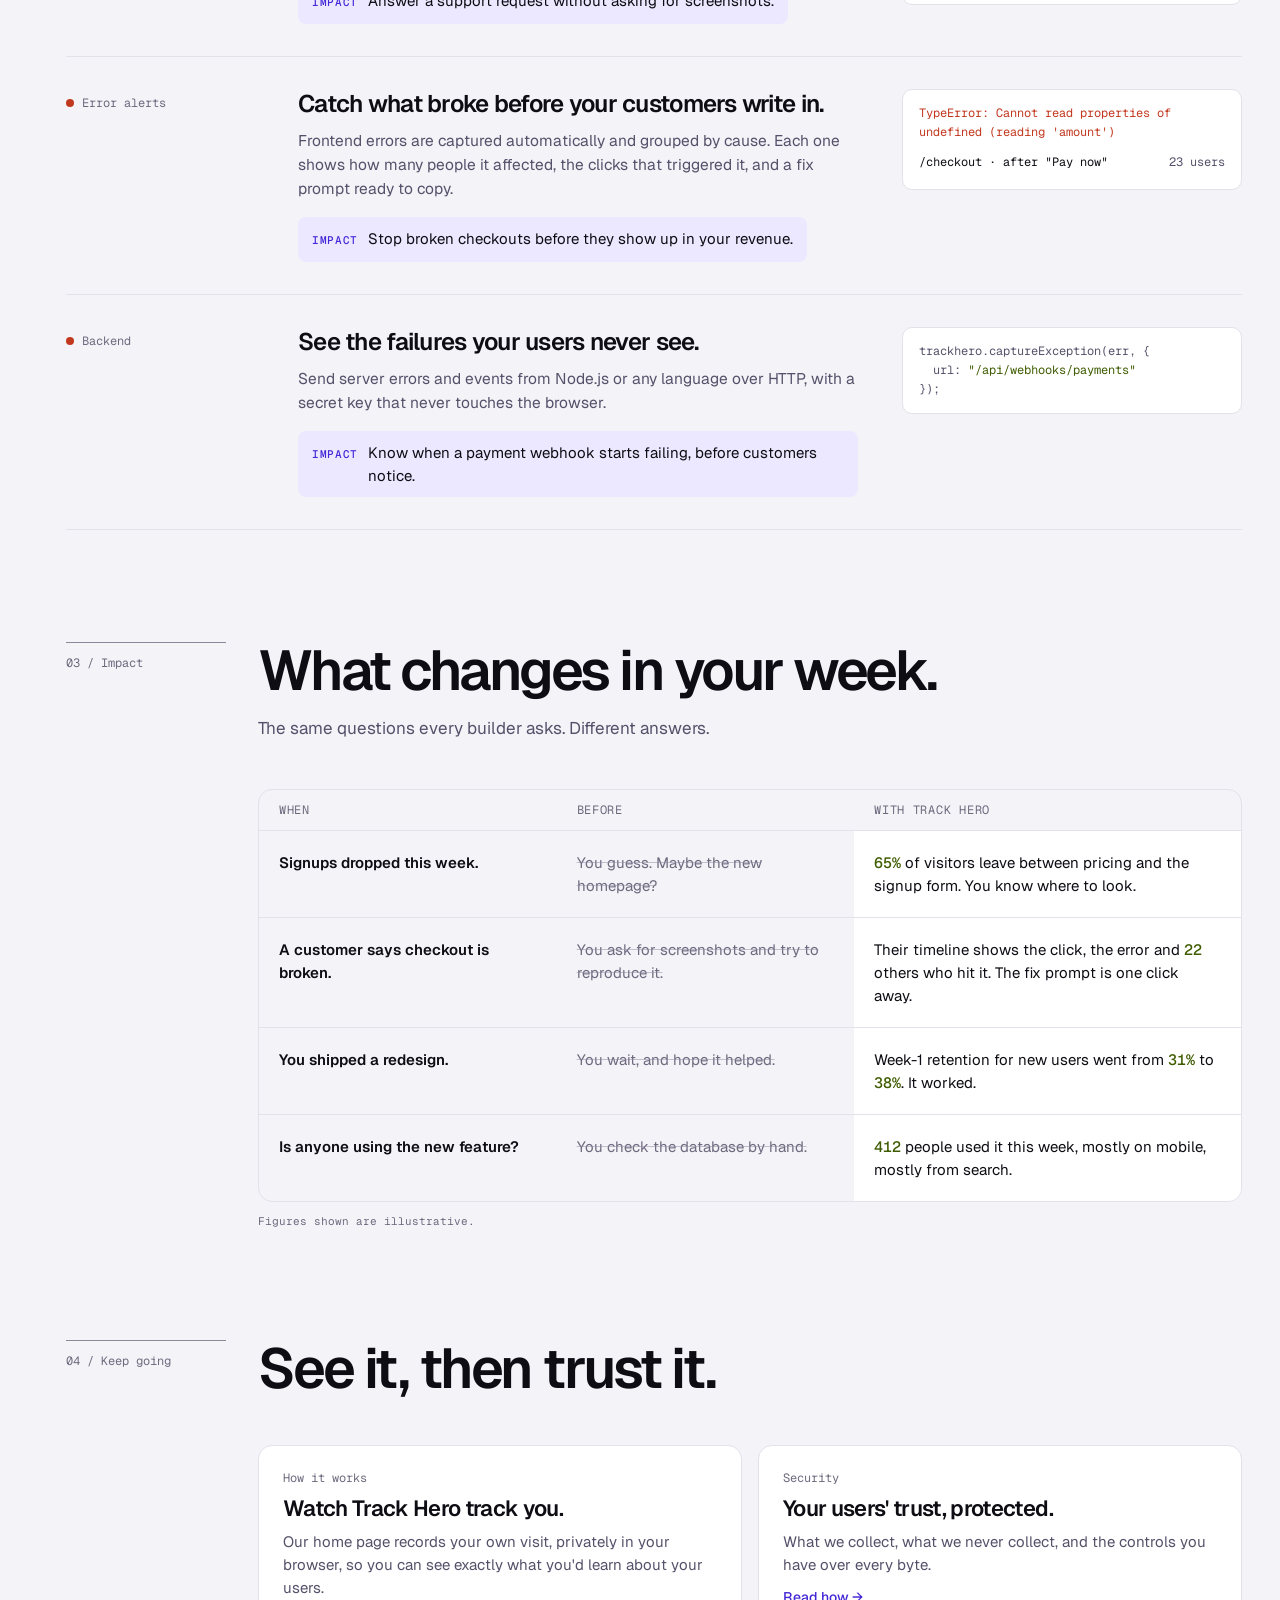
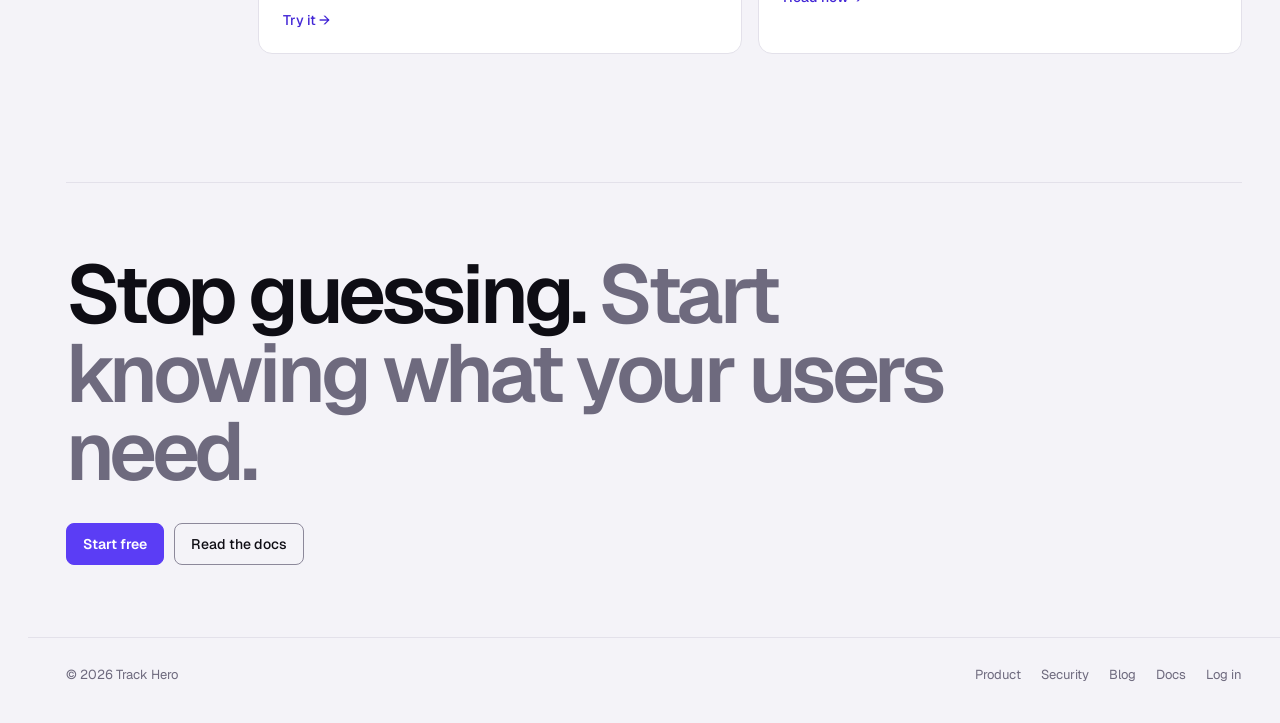
<file: product.html>
<!doctype html>
<html lang="en">
<head>
<meta charset="utf-8">
<script>(function(){try{var t=localStorage.getItem("th_site_theme");if(t!=="light"&&t!=="dark"){t=matchMedia("(prefers-color-scheme: light)").matches?"light":"dark"}document.documentElement.dataset.theme=t}catch(e){document.documentElement.dataset.theme="dark"}})()</script>
<meta name="viewport" content="width=device-width, initial-scale=1">
<title>Product · Track Hero</title>
<meta name="description" content="See how people use your web app, where they give up and what breaks, so every change you ship is a decision, not a guess.">
<meta property="og:title" content="Track Hero · Product">
<meta property="og:description" content="Product analytics and error monitoring in one place, tied to the same people. One line to install.">
<meta property="og:type" content="website">
<meta property="og:site_name" content="Track Hero">
<meta property="og:url" content="https://trackhero-website.vercel.app/product">
<meta property="og:image" content="https://trackhero-website.vercel.app/og.png">
<meta property="og:image:width" content="1200">
<meta property="og:image:height" content="630">
<meta property="og:image:alt" content="Track Hero: Find where you lose customers. Fix it before it costs you.">
<meta name="twitter:card" content="summary_large_image">
<meta name="twitter:image" content="https://trackhero-website.vercel.app/og.png">
<link rel="canonical" href="https://trackhero-website.vercel.app/product">
<meta name="theme-color" content="#0b0a10" media="(prefers-color-scheme: dark)">
<meta name="theme-color" content="#f4f3f8" media="(prefers-color-scheme: light)">
<link rel="icon" href="/favicon.svg" type="image/svg+xml">
<link rel="preconnect" href="https://fonts.googleapis.com">
<link href="https://fonts.googleapis.com/css2?family=Geist:wght@400;500;600;700&family=Geist+Mono:wght@400;500&display=swap" rel="stylesheet">
<link rel="stylesheet" href="/site.css">
<style>
/* Live signal panel under the hero */
.scope { margin-top: 48px; border: 1px solid var(--border); border-radius: 14px; background: var(--surface); overflow: hidden; }
.scope-head { display: flex; align-items: center; gap: 18px; padding: 12px 18px; border-bottom: 1px solid var(--border); font-family: var(--mono); font-size: 12px; color: var(--subtle); flex-wrap: wrap; }
.scope-head i { width: 14px; height: 2px; display: inline-block; margin-right: 8px; vertical-align: middle; }
.scope-head .r { margin-left: auto; }
.screen { position: relative; height: 260px; background: linear-gradient(var(--border) 1px, transparent 1px) 0 0 / 100% 20%, linear-gradient(90deg, var(--border) 1px, transparent 1px) 0 0 / 10% 100%; }
.screen canvas { position: absolute; inset: 0; width: 100%; height: 100%; }
.scope-note { font-family: var(--mono); font-size: 11px; color: var(--subtle); padding: 10px 18px; border-top: 1px solid var(--border); }
@media (max-width: 760px) { .screen { height: 180px; } }

/* Why Track Hero: four differentiators */
.usps { display: grid; grid-template-columns: repeat(2, 1fr); gap: 1px; background: var(--border); border: 1px solid var(--border); border-radius: 14px; overflow: hidden; margin-top: 48px; }
.usp { background: var(--surface); padding: 28px 28px 30px; display: flex; flex-direction: column; gap: 12px; }
.usp .n { font-family: var(--mono); font-size: 12px; color: var(--pulse-text); }
.usp h3 { font-size: 26px; line-height: 30px; letter-spacing: -0.035em; font-weight: 600; }
.usp p { color: var(--muted); font-size: 15.5px; line-height: 24px; }
.usp .gain { margin-top: auto; padding-top: 14px; border-top: 1px dashed var(--border); font-size: 14px; line-height: 21px; color: var(--ink); display: flex; gap: 10px; }
.usp .gain b { font-family: var(--mono); font-size: 12px; font-weight: 500; color: var(--hero-ink); flex-shrink: 0; padding-top: 1px; }
@media (max-width: 860px) { .usps { grid-template-columns: 1fr; } }

/* Features: what it does and what it changes */
.feats { margin-top: 48px; border-top: 1px solid var(--border-strong); }
.feat { display: grid; grid-template-columns: 200px minmax(0, 1fr) minmax(0, 340px); gap: 32px; padding: 32px 0; border-bottom: 1px solid var(--border); align-items: start; }
.feat .tag { font-family: var(--mono); font-size: 12px; color: var(--subtle); display: flex; align-items: center; gap: 8px; padding-top: 6px; }
.feat .tag i { width: 8px; height: 8px; border-radius: 50%; background: var(--hero); }
.feat .tag i.r { background: var(--danger); }
.feat h3 { font-size: 24px; line-height: 30px; letter-spacing: -0.03em; font-weight: 600; }
.feat p { color: var(--muted); font-size: 15.5px; line-height: 24px; margin-top: 10px; max-width: 560px; }
.impact { margin-top: 16px; display: inline-flex; gap: 10px; align-items: baseline; font-size: 15px; line-height: 23px; padding: 10px 14px; border-radius: 8px; background: var(--tint); color: var(--ink); max-width: 560px; }
.impact b { font-family: var(--mono); font-size: 11px; font-weight: 500; color: var(--hero-ink); text-transform: uppercase; letter-spacing: .06em; flex-shrink: 0; }
.viz { border: 1px solid var(--border); border-radius: 10px; background: var(--surface); padding: 14px 16px; font-family: var(--mono); font-size: 12px; line-height: 19px; color: var(--muted); }
.viz .row { display: flex; justify-content: space-between; gap: 12px; padding: 3px 0; }
.viz .row span:first-child { color: var(--ink); overflow: hidden; text-overflow: ellipsis; white-space: nowrap; }
.viz .k { color: var(--hero-ink); } .viz .s { color: var(--pulse-text); } .viz .x { color: var(--danger); }
.viz .bar { height: 8px; border-radius: 3px; background: var(--tint); margin: 4px 0 8px; overflow: hidden; }
.viz .bar i { display: block; height: 100%; background: var(--hero); border-radius: 3px; }
.viz .hm { display: grid; grid-template-columns: repeat(5, 1fr); gap: 3px; }
.viz .hm i { height: 22px; border-radius: 3px; display: flex; align-items: center; justify-content: center; font-style: normal; font-size: 10.5px; color: var(--h-ink); }
@media (max-width: 1060px) { .feat { grid-template-columns: 160px minmax(0, 1fr); } .feat .viz { grid-column: 2; } }
@media (max-width: 760px) { .feat { grid-template-columns: 1fr; gap: 14px; } .feat .viz { grid-column: auto; } }

/* Before and after */
.ba { margin-top: 48px; border: 1px solid var(--border); border-radius: 14px; overflow: hidden; }
.ba-h, .ba-r { display: grid; grid-template-columns: 1fr 1fr 1.3fr; }
.ba-h div { padding: 12px 20px; font-family: var(--mono); font-size: 12px; letter-spacing: .06em; text-transform: uppercase; color: var(--subtle); border-bottom: 1px solid var(--border); }
.ba-r div { padding: 20px; border-bottom: 1px solid var(--border); font-size: 15px; line-height: 23px; }
.ba-r:last-child div { border-bottom: 0; }
.ba-r .q { font-weight: 600; }
.ba-r .before { color: var(--subtle); text-decoration: line-through; text-decoration-color: rgba(143,138,163,.5); }
.ba-r .after { background: var(--surface); color: var(--ink); }
.ba-r .after b { color: var(--pulse-text); font-family: var(--mono); font-weight: 500; }
@media (max-width: 860px) { .ba-h { display: none; } .ba-r { grid-template-columns: 1fr; } .ba-r div { border-bottom: 0; padding: 10px 18px; } .ba-r .q { padding-top: 18px; } .ba-r .after { margin-bottom: 0; border-bottom: 1px solid var(--border); padding-bottom: 18px; } .ba-r .before::before { content: "Before: "; text-decoration: none; display: inline-block; } }

.next { display: grid; grid-template-columns: 1fr 1fr; gap: 16px; margin-top: 48px; }
.next a { border: 1px solid var(--border); border-radius: 14px; background: var(--surface); padding: 24px; display: flex; flex-direction: column; gap: 8px; }
.next a:hover { border-color: var(--hero); }
.next .k { font-family: var(--mono); font-size: 12px; color: var(--subtle); }
.next h3 { font-size: 22px; letter-spacing: -0.03em; font-weight: 600; }
.next p { color: var(--muted); font-size: 15px; line-height: 23px; }
.next .go { color: var(--hero-ink); font-size: 14px; font-weight: 500; margin-top: 4px; }
@media (max-width: 760px) { .next { grid-template-columns: 1fr; } }
</style>
</head>
<body>
<div class="ruler" aria-hidden="true"><i></i></div>
<main>
  <nav class="top" aria-label="Main">
    <div class="wrap">
      <a href="/" class="brand" aria-label="Track Hero home"><svg width="30" height="30" viewBox="0 0 64 64" aria-hidden="true"><rect width="64" height="64" rx="14" fill="#5b3df5"/><path d="M24 15V39Q24 49 34 49H42" fill="none" stroke="#fff" stroke-width="7"/><path d="M13 29H30L46 17" fill="none" stroke="#fff" stroke-width="7"/><circle cx="49" cy="15" r="6" fill="#c6f24e"/></svg>trackhero</a>
      <div class="links"><a href="/product" aria-current="page">Product</a><a href="/security">Security</a><a href="/blog">Blog</a><a href="https://track-hero.vercel.app/docs">Docs</a></div>
      <div class="r"><button type="button" class="theme-btn" aria-label="Switch theme"><svg class="moon" width="18" height="18" viewBox="0 0 24 24" fill="none" stroke="currentColor" stroke-width="1.5" stroke-linecap="round" stroke-linejoin="round" aria-hidden="true"><path d="M20 14.5A8 8 0 0 1 9.5 4a8 8 0 1 0 10.5 10.5z"/></svg><svg class="sun" width="18" height="18" viewBox="0 0 24 24" fill="none" stroke="currentColor" stroke-width="1.5" stroke-linecap="round" aria-hidden="true"><circle cx="12" cy="12" r="4"/><path d="M12 2v2M12 20v2M4.9 4.9l1.4 1.4M17.7 17.7l1.4 1.4M2 12h2M20 12h2M4.9 19.1l1.4-1.4M17.7 6.3l1.4-1.4"/></svg></button><a href="https://track-hero.vercel.app/login" class="btn">Log in</a><a href="https://track-hero.vercel.app/signup" class="btn p">Start free</a></div>
    </div>
  </nav>

  <header class="hero">
    <div class="wrap">
      <h1>Know what's working. Fix what isn't. <em>Before anyone tells you.</em></h1>
      <p class="lede">Track Hero shows how people move through your web app, where they give up, and what breaks along the way. So every change you ship is a decision, not a guess.</p>
      <div class="scope rise" role="img" aria-label="Animated demo of live user activity with occasional error spikes">
        <div class="scope-head"><span><i style="background:var(--hero)"></i>active users</span><span><i style="background:var(--danger)"></i>errors</span><span class="r">demo shop · live</span></div>
        <div class="screen"><canvas id="scope"></canvas></div>
        <div class="scope-note">Demo data. Your own readings start with your first visitor.</div>
      </div>
    </div>
  </header>

  <section class="s">
    <div class="wrap">
      <div class="s-head rise">
        <div class="s-num">01 / Why Track Hero</div>
        <div><h2>Most tools tell you what happened. Track Hero tells you what it cost, and how to fix it.</h2></div>
      </div>
      <div class="usps indent rise">
        <article class="usp">
          <span class="n">01</span>
          <h3>Analytics and errors, finally connected.</h3>
          <p>Most teams run one tool for user behaviour and another for crashes, and never join the two. Track Hero ties every error to the people it hit and the clicks that led there.</p>
          <div class="gain"><b>So you</b>see that a bug cost you 23 checkouts, not just that it happened.</div>
        </article>
        <article class="usp">
          <span class="n">02</span>
          <h3>One line. No tracking plan.</h3>
          <p>Paste one script tag and pageviews, clicks, sessions, devices and countries start flowing. No event spreadsheet, no week of setup, no engineer required.</p>
          <div class="gain"><b>So you</b>have real data from your very next visitor, not next quarter.</div>
        </article>
        <article class="usp">
          <span class="n">03</span>
          <h3>Fixes, not just alerts.</h3>
          <p>Every error comes with a plain-English summary and a ready-made prompt: the error, the stack trace and the steps that triggered it. Paste it into your AI coding tool or hand it to a teammate.</p>
          <div class="gain"><b>So you</b>go from "something broke" to a fix in minutes.</div>
        </article>
        <article class="usp">
          <span class="n">04</span>
          <h3>Every visitor becomes a person.</h3>
          <p>When someone signs up, their earlier anonymous visits are joined to their account automatically. You see their whole story, from first click to last session.</p>
          <div class="gain"><b>So you</b>know which pages and sources bring the customers who stay.</div>
        </article>
      </div>
    </div>
  </section>

  <section class="s" id="features">
    <div class="wrap">
      <div class="s-head rise">
        <div class="s-num">02 / Features</div>
        <div><h2>Everything you need to understand your users.</h2><p>Each feature answers a question you're already asking about your product.</p></div>
      </div>
      <div class="feats">
        <div class="feat rise">
          <div class="tag"><i></i>Autocapture</div>
          <div><h3>Every visit and click, recorded for you.</h3><p>Pageviews, clicks, sessions, top pages, countries and devices, captured automatically. The script never reads what people type.</p><div class="impact"><b>Impact</b>Know which pages earn attention and which ones nobody finds.</div></div>
          <div class="viz" aria-hidden="true"><div class="row"><span>/pricing</span><span>2,418</span></div><div class="row"><span>/signup</span><span>1,102</span></div><div class="row"><span>/blog/launch</span><span>876</span></div><div class="row"><span>/docs/install</span><span>412</span></div></div>
        </div>
        <div class="feat rise">
          <div class="tag"><i></i>Custom events</div>
          <div><h3>Measure the moments that matter to your business.</h3><p>Send your own events with one line, for things like a completed order, an upgraded plan or a shared report. Each comes with any details you choose to attach.</p><div class="impact"><b>Impact</b>Track revenue moments, not just traffic.</div></div>
          <div class="viz" aria-hidden="true"><span class="k">trackhero</span>.track(<span class="s">"order_completed"</span>, {<br>&nbsp;&nbsp;total: <span class="s">49</span>, currency: <span class="s">"USD"</span><br>});</div>
        </div>
        <div class="feat rise">
          <div class="tag"><i></i>Funnels</div>
          <div><h3>Find the step that costs you the most.</h3><p>Pick the steps of any journey and see how many people make it through each one. Track Hero points out the biggest drop-off in plain words.</p><div class="impact"><b>Impact</b>Fix the one step that loses the most signups, then prove the fix worked.</div></div>
          <div class="viz" aria-hidden="true"><div class="row"><span>1 · page_viewed</span><span>100%</span></div><div class="bar"><i style="width:100%"></i></div><div class="row"><span>2 · signup_started</span><span>35%</span></div><div class="bar"><i style="width:35%"></i></div><div class="row"><span>3 · signup_completed</span><span>26%</span></div><div class="bar"><i style="width:26%"></i></div></div>
        </div>
        <div class="feat rise">
          <div class="tag"><i></i>Retention</div>
          <div><h3>See who comes back, week after week.</h3><p>Cohorts group people by when they first arrived and show how many return in the following days, weeks or months.</p><div class="impact"><b>Impact</b>Tell whether a new feature made people stay, or just look.</div></div>
          <div class="viz" aria-hidden="true"><div class="hm"><i style="background:var(--h0);color:#fff">100%</i><i style="background:var(--h1)">41%</i><i style="background:var(--h2)">33%</i><i style="background:var(--h3)">27%</i><i style="background:var(--h4)">22%</i><i style="background:var(--h0);color:#fff">100%</i><i style="background:var(--h1)">46%</i><i style="background:var(--h2)">36%</i><i style="background:var(--bg);color:var(--subtle)">–</i><i style="background:var(--bg);color:var(--subtle)">–</i></div></div>
        </div>
        <div class="feat rise">
          <div class="tag"><i></i>People</div>
          <div><h3>Every customer's story, on one page.</h3><p>Identify signed-in users and see each person's visits, events and errors on a single timeline, with their device, country and where they first came from.</p><div class="impact"><b>Impact</b>Answer a support request without asking for screenshots.</div></div>
          <div class="viz" aria-hidden="true"><div class="row"><span>ada@studio.com</span><span>3 sessions</span></div><div class="row"><span class="k">$pageview</span><span>/pricing</span></div><div class="row"><span class="k">signup_completed</span><span>12:04</span></div><div class="row"><span class="x">TypeError</span><span>/checkout</span></div></div>
        </div>
        <div class="feat rise">
          <div class="tag"><i class="r"></i>Error alerts</div>
          <div><h3>Catch what broke before your customers write in.</h3><p>Frontend errors are captured automatically and grouped by cause. Each one shows how many people it affected, the clicks that triggered it, and a fix prompt ready to copy.</p><div class="impact"><b>Impact</b>Stop broken checkouts before they show up in your revenue.</div></div>
          <div class="viz" aria-hidden="true"><span class="x">TypeError: Cannot read properties of undefined (reading 'amount')</span><div class="row" style="margin-top:8px"><span>/checkout · after "Pay now"</span><span>23 users</span></div></div>
        </div>
        <div class="feat rise">
          <div class="tag"><i class="r"></i>Backend</div>
          <div><h3>See the failures your users never see.</h3><p>Send server errors and events from Node.js or any language over HTTP, with a secret key that never touches the browser.</p><div class="impact"><b>Impact</b>Know when a payment webhook starts failing, before customers notice.</div></div>
          <div class="viz" aria-hidden="true">trackhero.captureException(err, {<br>&nbsp;&nbsp;url: <span class="s">"/api/webhooks/payments"</span><br>});</div>
        </div>
      </div>
    </div>
  </section>

  <section class="s">
    <div class="wrap">
      <div class="s-head rise">
        <div class="s-num">03 / Impact</div>
        <div><h2>What changes in your week.</h2><p>The same questions every builder asks. Different answers.</p></div>
      </div>
      <div class="ba indent rise">
        <div class="ba-h"><div>When</div><div>Before</div><div>With Track Hero</div></div>
        <div class="ba-r"><div class="q">Signups dropped this week.</div><div class="before">You guess. Maybe the new homepage?</div><div class="after"><b>65%</b> of visitors leave between pricing and the signup form. You know where to look.</div></div>
        <div class="ba-r"><div class="q">A customer says checkout is broken.</div><div class="before">You ask for screenshots and try to reproduce it.</div><div class="after">Their timeline shows the click, the error and <b>22</b> others who hit it. The fix prompt is one click away.</div></div>
        <div class="ba-r"><div class="q">You shipped a redesign.</div><div class="before">You wait, and hope it helped.</div><div class="after">Week-1 retention for new users went from <b>31%</b> to <b>38%</b>. It worked.</div></div>
        <div class="ba-r"><div class="q">Is anyone using the new feature?</div><div class="before">You check the database by hand.</div><div class="after"><b>412</b> people used it this week, mostly on mobile, mostly from search.</div></div>
      </div>
      <p class="indent mono" style="font-size:11px;color:var(--subtle);margin-top:12px">Figures shown are illustrative.</p>
    </div>
  </section>

  <section class="s">
    <div class="wrap">
      <div class="s-head rise">
        <div class="s-num">04 / Keep going</div>
        <div><h2>See it, then trust it.</h2></div>
      </div>
      <div class="next indent rise">
        <a href="/"><span class="k">How it works</span><h3>Watch Track Hero track you.</h3><p>Our home page records your own visit, privately in your browser, so you can see exactly what you'd learn about your users.</p><span class="go">Try it →</span></a>
        <a href="/security"><span class="k">Security</span><h3>Your users' trust, protected.</h3><p>What we collect, what we never collect, and the controls you have over every byte.</p><span class="go">Read how →</span></a>
      </div>
    </div>
  </section>

  <div class="wrap">
    <div class="close rise">
      <h2>Stop guessing. <span>Start knowing what your users need.</span></h2>
      <div class="cta"><a href="https://track-hero.vercel.app/signup" class="btn p">Start free</a><a href="https://track-hero.vercel.app/docs" class="btn">Read the docs</a></div>
    </div>
  </div>
  <footer><div class="wrap"><span>© 2026 Track Hero</span><div class="r"><a href="/product">Product</a><a href="/security">Security</a><a href="/blog">Blog</a><a href="https://track-hero.vercel.app/docs">Docs</a><a href="https://track-hero.vercel.app/login">Log in</a></div></div></footer>
</main>
<script src="/site.js"></script>
<script src="/theme.js"></script>
</body>
</html>
</file>
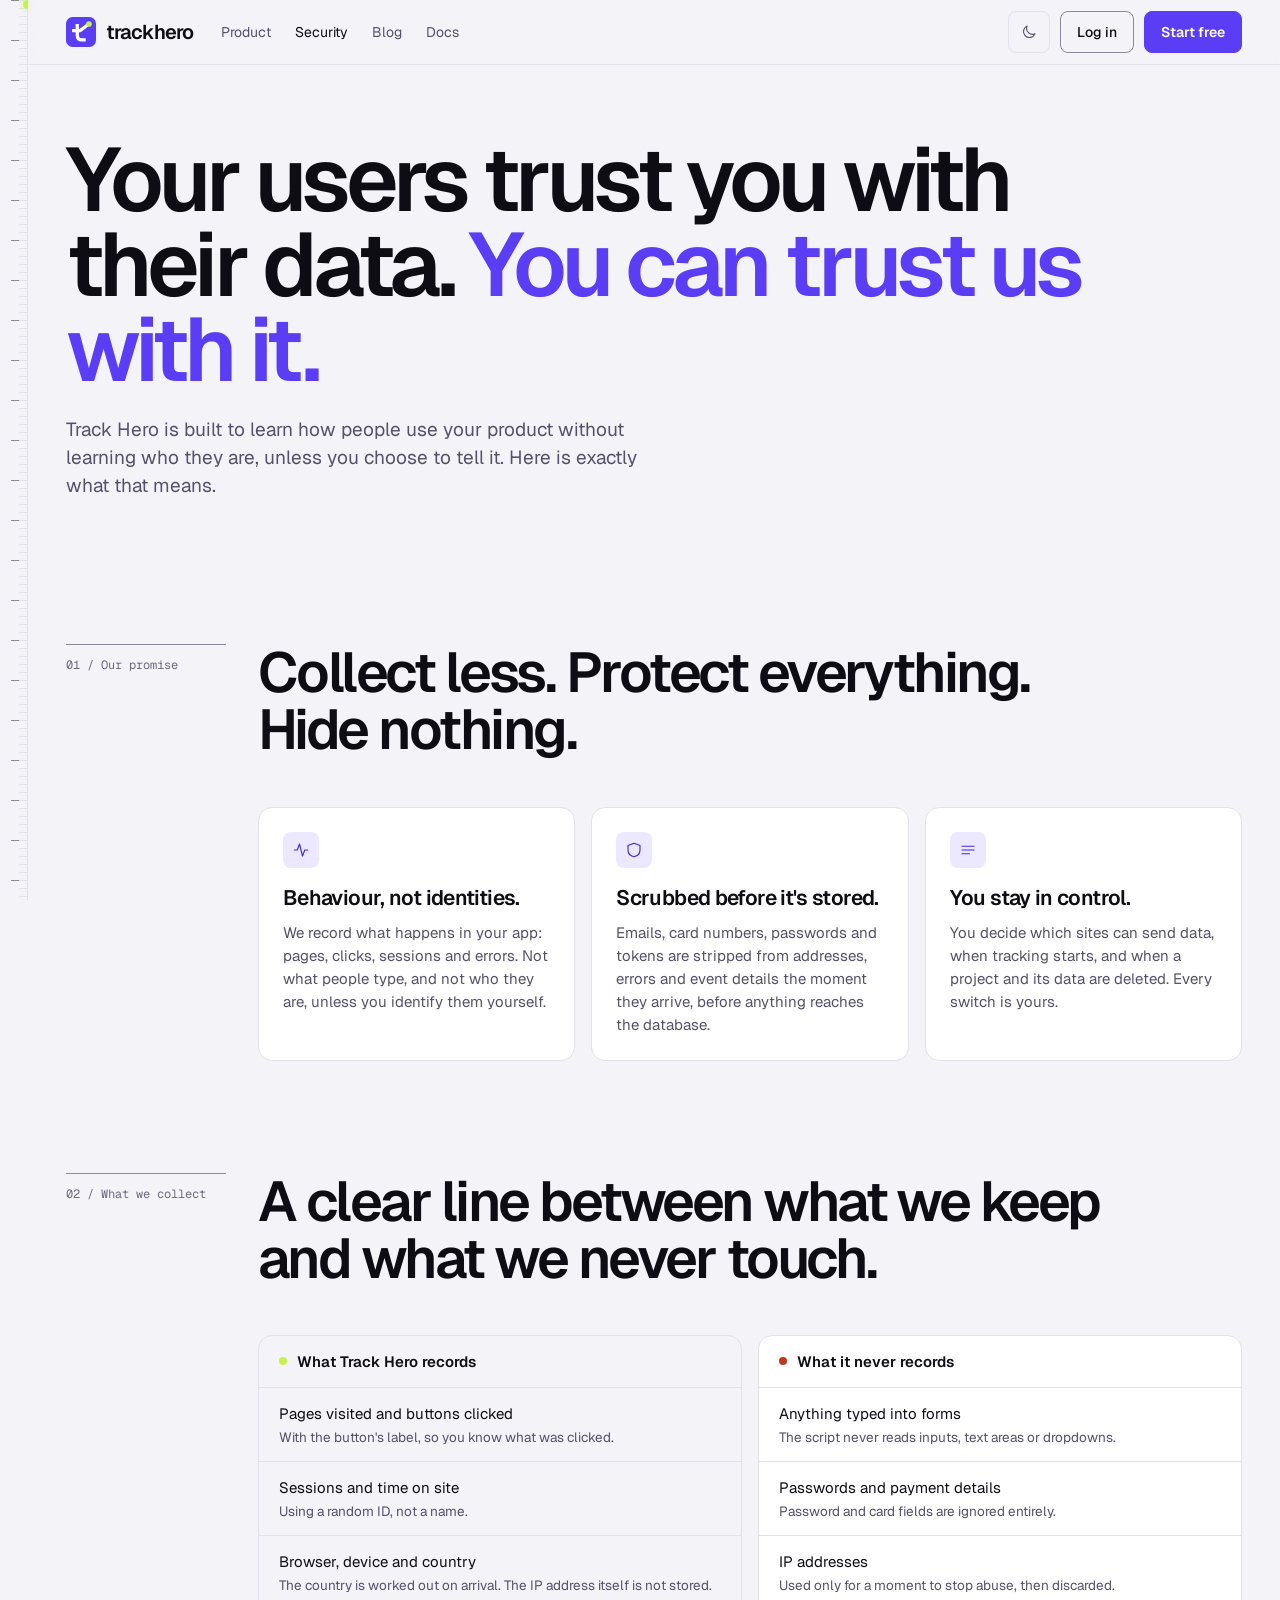
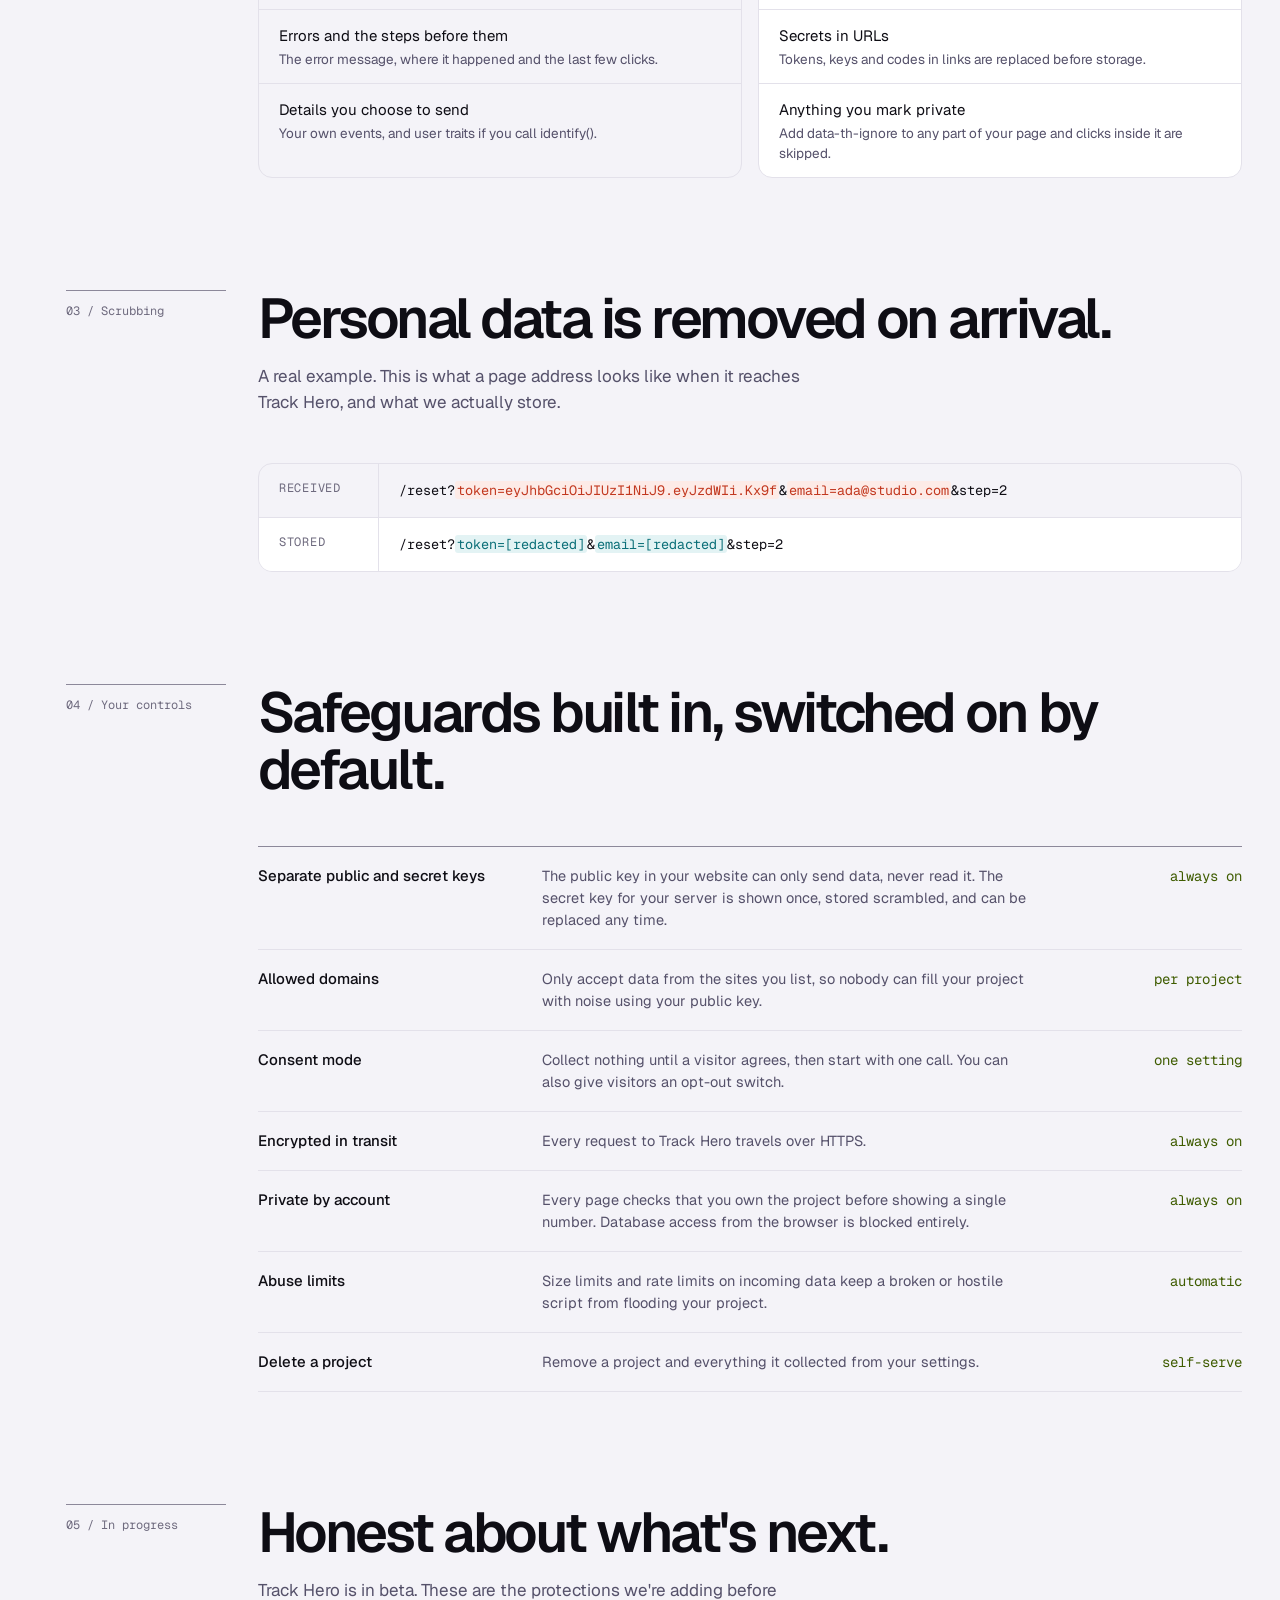
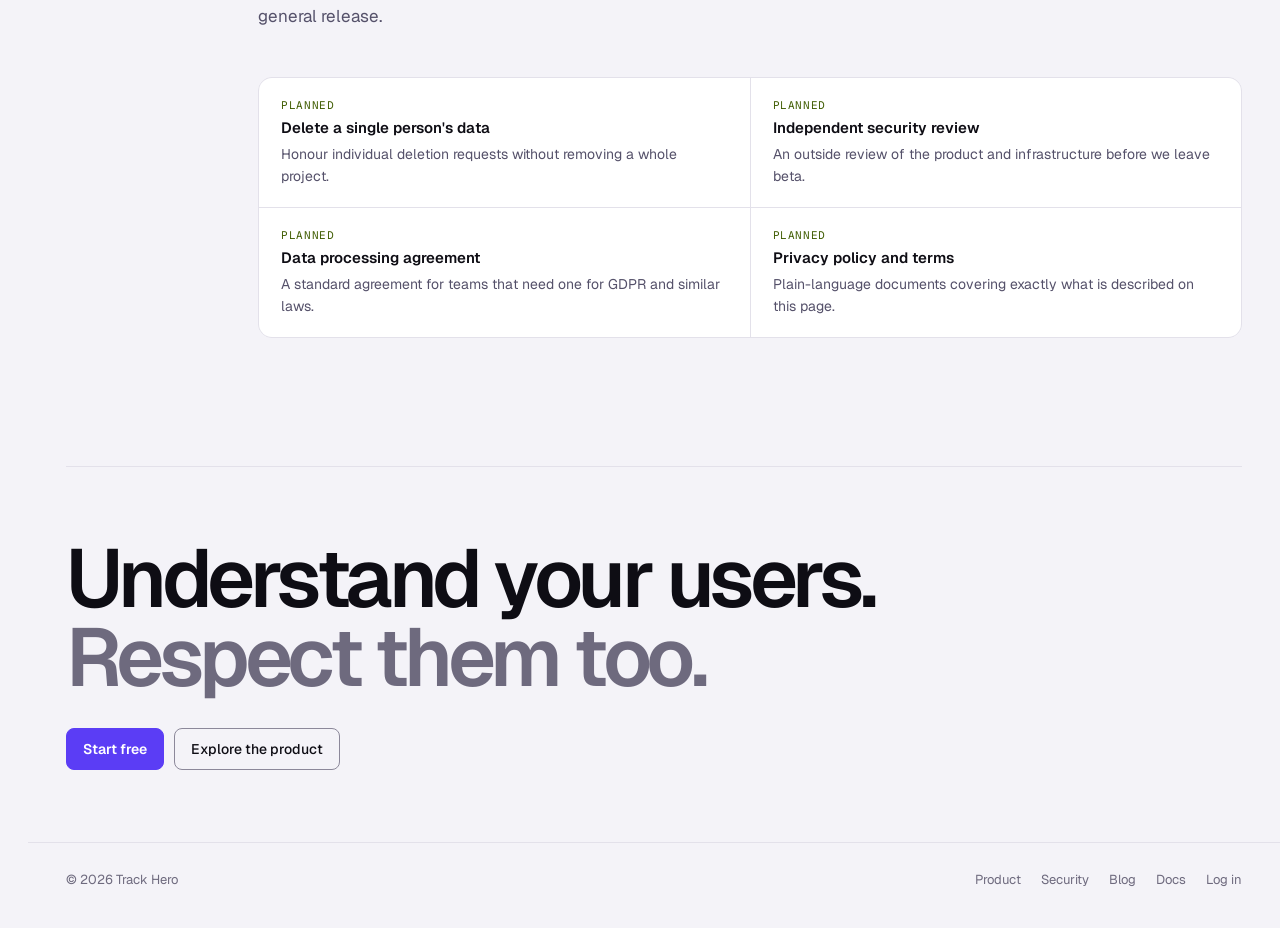
<file: security.html>
<!doctype html>
<html lang="en">
<head>
<meta charset="utf-8">
<script>(function(){try{var t=localStorage.getItem("th_site_theme");if(t!=="light"&&t!=="dark"){t=matchMedia("(prefers-color-scheme: light)").matches?"light":"dark"}document.documentElement.dataset.theme=t}catch(e){document.documentElement.dataset.theme="dark"}})()</script>
<meta name="viewport" content="width=device-width, initial-scale=1">
<title>Security · Track Hero</title>
<meta name="description" content="What Track Hero collects, what it never collects, and the controls you have over your users' data.">
<meta property="og:title" content="Track Hero · Security">
<meta property="og:description" content="Your users trust you with their data. Here is exactly how Track Hero protects it.">
<meta property="og:type" content="website">
<meta property="og:site_name" content="Track Hero">
<meta property="og:url" content="https://trackhero-website.vercel.app/security">
<meta property="og:image" content="https://trackhero-website.vercel.app/og.png">
<meta property="og:image:width" content="1200">
<meta property="og:image:height" content="630">
<meta property="og:image:alt" content="Track Hero: Find where you lose customers. Fix it before it costs you.">
<meta name="twitter:card" content="summary_large_image">
<meta name="twitter:image" content="https://trackhero-website.vercel.app/og.png">
<link rel="canonical" href="https://trackhero-website.vercel.app/security">
<meta name="theme-color" content="#0b0a10" media="(prefers-color-scheme: dark)">
<meta name="theme-color" content="#f4f3f8" media="(prefers-color-scheme: light)">
<link rel="icon" href="/favicon.svg" type="image/svg+xml">
<link rel="preconnect" href="https://fonts.googleapis.com">
<link href="https://fonts.googleapis.com/css2?family=Geist:wght@400;500;600;700&family=Geist+Mono:wght@400;500&display=swap" rel="stylesheet">
<link rel="stylesheet" href="/site.css">
<style>
/* Promise: three commitments */
.promises { display: grid; grid-template-columns: repeat(3, 1fr); gap: 16px; margin-top: 48px; }
.promise { border: 1px solid var(--border); border-radius: 14px; background: var(--surface); padding: 24px; display: flex; flex-direction: column; gap: 10px; }
.promise .ic { width: 36px; height: 36px; border-radius: 8px; background: var(--tint); color: var(--hero-ink); display: flex; align-items: center; justify-content: center; }
.promise h3 { font-size: 21px; line-height: 27px; letter-spacing: -0.03em; font-weight: 600; margin-top: 6px; }
.promise p { color: var(--muted); font-size: 15px; line-height: 23px; }
@media (max-width: 900px) { .promises { grid-template-columns: 1fr; } }

/* Collected vs never collected */
.ledger { display: grid; grid-template-columns: 1fr 1fr; gap: 16px; margin-top: 48px; }
.col { border: 1px solid var(--border); border-radius: 14px; overflow: hidden; }
.col h3 { font-size: 15px; font-weight: 600; padding: 16px 20px; border-bottom: 1px solid var(--border); display: flex; align-items: center; gap: 10px; }
.col h3 i { width: 8px; height: 8px; border-radius: 50%; }
.col ul { list-style: none; }
.col li { padding: 14px 20px; border-bottom: 1px solid var(--border); font-size: 15px; line-height: 23px; display: flex; flex-direction: column; gap: 2px; }
.col li:last-child { border-bottom: 0; }
.col li small { color: var(--muted); font-size: 13.5px; line-height: 20px; }
.col.no { background: var(--surface); }
@media (max-width: 860px) { .ledger { grid-template-columns: 1fr; } }

/* Scrub demo: before and after */
.scrub { margin-top: 48px; border: 1px solid var(--border); border-radius: 14px; overflow: hidden; }
.scrub .r { display: grid; grid-template-columns: 120px 1fr; border-bottom: 1px solid var(--border); }
.scrub .r:last-child { border-bottom: 0; }
.scrub .l { padding: 16px 20px; font-family: var(--mono); font-size: 12px; color: var(--subtle); border-right: 1px solid var(--border); text-transform: uppercase; letter-spacing: .06em; }
.scrub code { padding: 16px 20px; font-family: var(--mono); font-size: 13.5px; line-height: 21px; word-break: break-all; }
.scrub .in code mark { background: var(--danger-tint); color: var(--danger); border-radius: 3px; padding: 0 2px; }
.scrub .out { background: var(--surface); }
.scrub .out code mark { background: var(--teal-tint); color: var(--teal); border-radius: 3px; padding: 0 2px; }
@media (max-width: 760px) { .scrub .r { grid-template-columns: 1fr; } .scrub .l { border-right: 0; padding-bottom: 0; } }

/* Roadmap honesty */
.road { margin-top: 48px; display: grid; grid-template-columns: repeat(2, 1fr); gap: 1px; background: var(--border); border: 1px solid var(--border); border-radius: 14px; overflow: hidden; }
.road div { background: var(--surface); padding: 20px 22px; display: flex; flex-direction: column; gap: 6px; }
.road b { font-size: 15px; font-weight: 600; }
.road span { color: var(--muted); font-size: 14px; line-height: 22px; }
.road em { font-style: normal; font-family: var(--mono); font-size: 11px; color: var(--pulse-text); text-transform: uppercase; letter-spacing: .06em; }
@media (max-width: 760px) { .road { grid-template-columns: 1fr; } }
</style>
</head>
<body>
<div class="ruler" aria-hidden="true"><i></i></div>
<main>
  <nav class="top" aria-label="Main">
    <div class="wrap">
      <a href="/" class="brand" aria-label="Track Hero home"><svg width="30" height="30" viewBox="0 0 64 64" aria-hidden="true"><rect width="64" height="64" rx="14" fill="#5b3df5"/><path d="M24 15V39Q24 49 34 49H42" fill="none" stroke="#fff" stroke-width="7"/><path d="M13 29H30L46 17" fill="none" stroke="#fff" stroke-width="7"/><circle cx="49" cy="15" r="6" fill="#c6f24e"/></svg>trackhero</a>
      <div class="links"><a href="/product">Product</a><a href="/security" aria-current="page">Security</a><a href="/blog">Blog</a><a href="https://track-hero.vercel.app/docs">Docs</a></div>
      <div class="r"><button type="button" class="theme-btn" aria-label="Switch theme"><svg class="moon" width="18" height="18" viewBox="0 0 24 24" fill="none" stroke="currentColor" stroke-width="1.5" stroke-linecap="round" stroke-linejoin="round" aria-hidden="true"><path d="M20 14.5A8 8 0 0 1 9.5 4a8 8 0 1 0 10.5 10.5z"/></svg><svg class="sun" width="18" height="18" viewBox="0 0 24 24" fill="none" stroke="currentColor" stroke-width="1.5" stroke-linecap="round" aria-hidden="true"><circle cx="12" cy="12" r="4"/><path d="M12 2v2M12 20v2M4.9 4.9l1.4 1.4M17.7 17.7l1.4 1.4M2 12h2M20 12h2M4.9 19.1l1.4-1.4M17.7 6.3l1.4-1.4"/></svg></button><a href="https://track-hero.vercel.app/login" class="btn">Log in</a><a href="https://track-hero.vercel.app/signup" class="btn p">Start free</a></div>
    </div>
  </nav>

  <header class="hero">
    <div class="wrap">
      <h1>Your users trust you with their data. <em>You can trust us with it.</em></h1>
      <p class="lede">Track Hero is built to learn how people use your product without learning who they are, unless you choose to tell it. Here is exactly what that means.</p>
    </div>
  </header>

  <section class="s">
    <div class="wrap">
      <div class="s-head rise">
        <div class="s-num">01 / Our promise</div>
        <div><h2>Collect less. Protect everything. Hide nothing.</h2></div>
      </div>
      <div class="promises indent rise">
        <div class="promise">
          <span class="ic"><svg width="18" height="18" viewBox="0 0 24 24" fill="none" stroke="currentColor" stroke-width="1.5" stroke-linecap="round" stroke-linejoin="round" aria-hidden="true"><path d="M3 12h4l3-8 4 16 3-8h4"/></svg></span>
          <h3>Behaviour, not identities.</h3>
          <p>We record what happens in your app: pages, clicks, sessions and errors. Not what people type, and not who they are, unless you identify them yourself.</p>
        </div>
        <div class="promise">
          <span class="ic"><svg width="18" height="18" viewBox="0 0 24 24" fill="none" stroke="currentColor" stroke-width="1.5" stroke-linecap="round" stroke-linejoin="round" aria-hidden="true"><path d="M12 3l8 3v6c0 5-3.5 8-8 9-4.5-1-8-4-8-9V6l8-3z"/></svg></span>
          <h3>Scrubbed before it's stored.</h3>
          <p>Emails, card numbers, passwords and tokens are stripped from addresses, errors and event details the moment they arrive, before anything reaches the database.</p>
        </div>
        <div class="promise">
          <span class="ic"><svg width="18" height="18" viewBox="0 0 24 24" fill="none" stroke="currentColor" stroke-width="1.5" stroke-linecap="round" stroke-linejoin="round" aria-hidden="true"><path d="M4 7h16M4 12h16M4 17h10"/></svg></span>
          <h3>You stay in control.</h3>
          <p>You decide which sites can send data, when tracking starts, and when a project and its data are deleted. Every switch is yours.</p>
        </div>
      </div>
    </div>
  </section>

  <section class="s">
    <div class="wrap">
      <div class="s-head rise">
        <div class="s-num">02 / What we collect</div>
        <div><h2>A clear line between what we keep and what we never touch.</h2></div>
      </div>
      <div class="ledger indent rise">
        <div class="col">
          <h3><i style="background:var(--pulse)"></i>What Track Hero records</h3>
          <ul>
            <li>Pages visited and buttons clicked<small>With the button's label, so you know what was clicked.</small></li>
            <li>Sessions and time on site<small>Using a random ID, not a name.</small></li>
            <li>Browser, device and country<small>The country is worked out on arrival. The IP address itself is not stored.</small></li>
            <li>Errors and the steps before them<small>The error message, where it happened and the last few clicks.</small></li>
            <li>Details you choose to send<small>Your own events, and user traits if you call identify().</small></li>
          </ul>
        </div>
        <div class="col no">
          <h3><i style="background:var(--danger)"></i>What it never records</h3>
          <ul>
            <li>Anything typed into forms<small>The script never reads inputs, text areas or dropdowns.</small></li>
            <li>Passwords and payment details<small>Password and card fields are ignored entirely.</small></li>
            <li>IP addresses<small>Used only for a moment to stop abuse, then discarded.</small></li>
            <li>Secrets in URLs<small>Tokens, keys and codes in links are replaced before storage.</small></li>
            <li>Anything you mark private<small>Add data-th-ignore to any part of your page and clicks inside it are skipped.</small></li>
          </ul>
        </div>
      </div>
    </div>
  </section>

  <section class="s">
    <div class="wrap">
      <div class="s-head rise">
        <div class="s-num">03 / Scrubbing</div>
        <div><h2>Personal data is removed on arrival.</h2><p>A real example. This is what a page address looks like when it reaches Track Hero, and what we actually store.</p></div>
      </div>
      <div class="scrub indent rise">
        <div class="r in"><span class="l">Received</span><code>/reset?<mark>token=eyJhbGciOiJIUzI1NiJ9.eyJzdWIi.Kx9f</mark>&amp;<mark>email=ada@studio.com</mark>&amp;step=2</code></div>
        <div class="r out"><span class="l">Stored</span><code>/reset?<mark>token=[redacted]</mark>&amp;<mark>email=[redacted]</mark>&amp;step=2</code></div>
      </div>
    </div>
  </section>

  <section class="s">
    <div class="wrap">
      <div class="s-head rise">
        <div class="s-num">04 / Your controls</div>
        <div><h2>Safeguards built in, switched on by default.</h2></div>
      </div>
      <div class="spec indent rise">
        <div class="row"><span class="k">Separate public and secret keys</span><span class="d">The public key in your website can only send data, never read it. The secret key for your server is shown once, stored scrambled, and can be replaced any time.</span><span class="v">always on</span></div>
        <div class="row"><span class="k">Allowed domains</span><span class="d">Only accept data from the sites you list, so nobody can fill your project with noise using your public key.</span><span class="v">per project</span></div>
        <div class="row"><span class="k">Consent mode</span><span class="d">Collect nothing until a visitor agrees, then start with one call. You can also give visitors an opt-out switch.</span><span class="v">one setting</span></div>
        <div class="row"><span class="k">Encrypted in transit</span><span class="d">Every request to Track Hero travels over HTTPS.</span><span class="v">always on</span></div>
        <div class="row"><span class="k">Private by account</span><span class="d">Every page checks that you own the project before showing a single number. Database access from the browser is blocked entirely.</span><span class="v">always on</span></div>
        <div class="row"><span class="k">Abuse limits</span><span class="d">Size limits and rate limits on incoming data keep a broken or hostile script from flooding your project.</span><span class="v">automatic</span></div>
        <div class="row"><span class="k">Delete a project</span><span class="d">Remove a project and everything it collected from your settings.</span><span class="v">self-serve</span></div>
      </div>
    </div>
  </section>

  <section class="s">
    <div class="wrap">
      <div class="s-head rise">
        <div class="s-num">05 / In progress</div>
        <div><h2>Honest about what's next.</h2><p>Track Hero is in beta. These are the protections we're adding before general release.</p></div>
      </div>
      <div class="road indent rise">
        <div><em>Planned</em><b>Delete a single person's data</b><span>Honour individual deletion requests without removing a whole project.</span></div>
        <div><em>Planned</em><b>Independent security review</b><span>An outside review of the product and infrastructure before we leave beta.</span></div>
        <div><em>Planned</em><b>Data processing agreement</b><span>A standard agreement for teams that need one for GDPR and similar laws.</span></div>
        <div><em>Planned</em><b>Privacy policy and terms</b><span>Plain-language documents covering exactly what is described on this page.</span></div>
      </div>
    </div>
  </section>

  <div class="wrap">
    <div class="close rise">
      <h2>Understand your users. <span>Respect them too.</span></h2>
      <div class="cta"><a href="https://track-hero.vercel.app/signup" class="btn p">Start free</a><a href="/product" class="btn">Explore the product</a></div>
    </div>
  </div>
  <footer><div class="wrap"><span>© 2026 Track Hero</span><div class="r"><a href="/product">Product</a><a href="/security">Security</a><a href="/blog">Blog</a><a href="https://track-hero.vercel.app/docs">Docs</a><a href="https://track-hero.vercel.app/login">Log in</a></div></div></footer>
</main>
<script src="/site.js"></script>
<script src="/theme.js"></script>
</body>
</html>
</file>
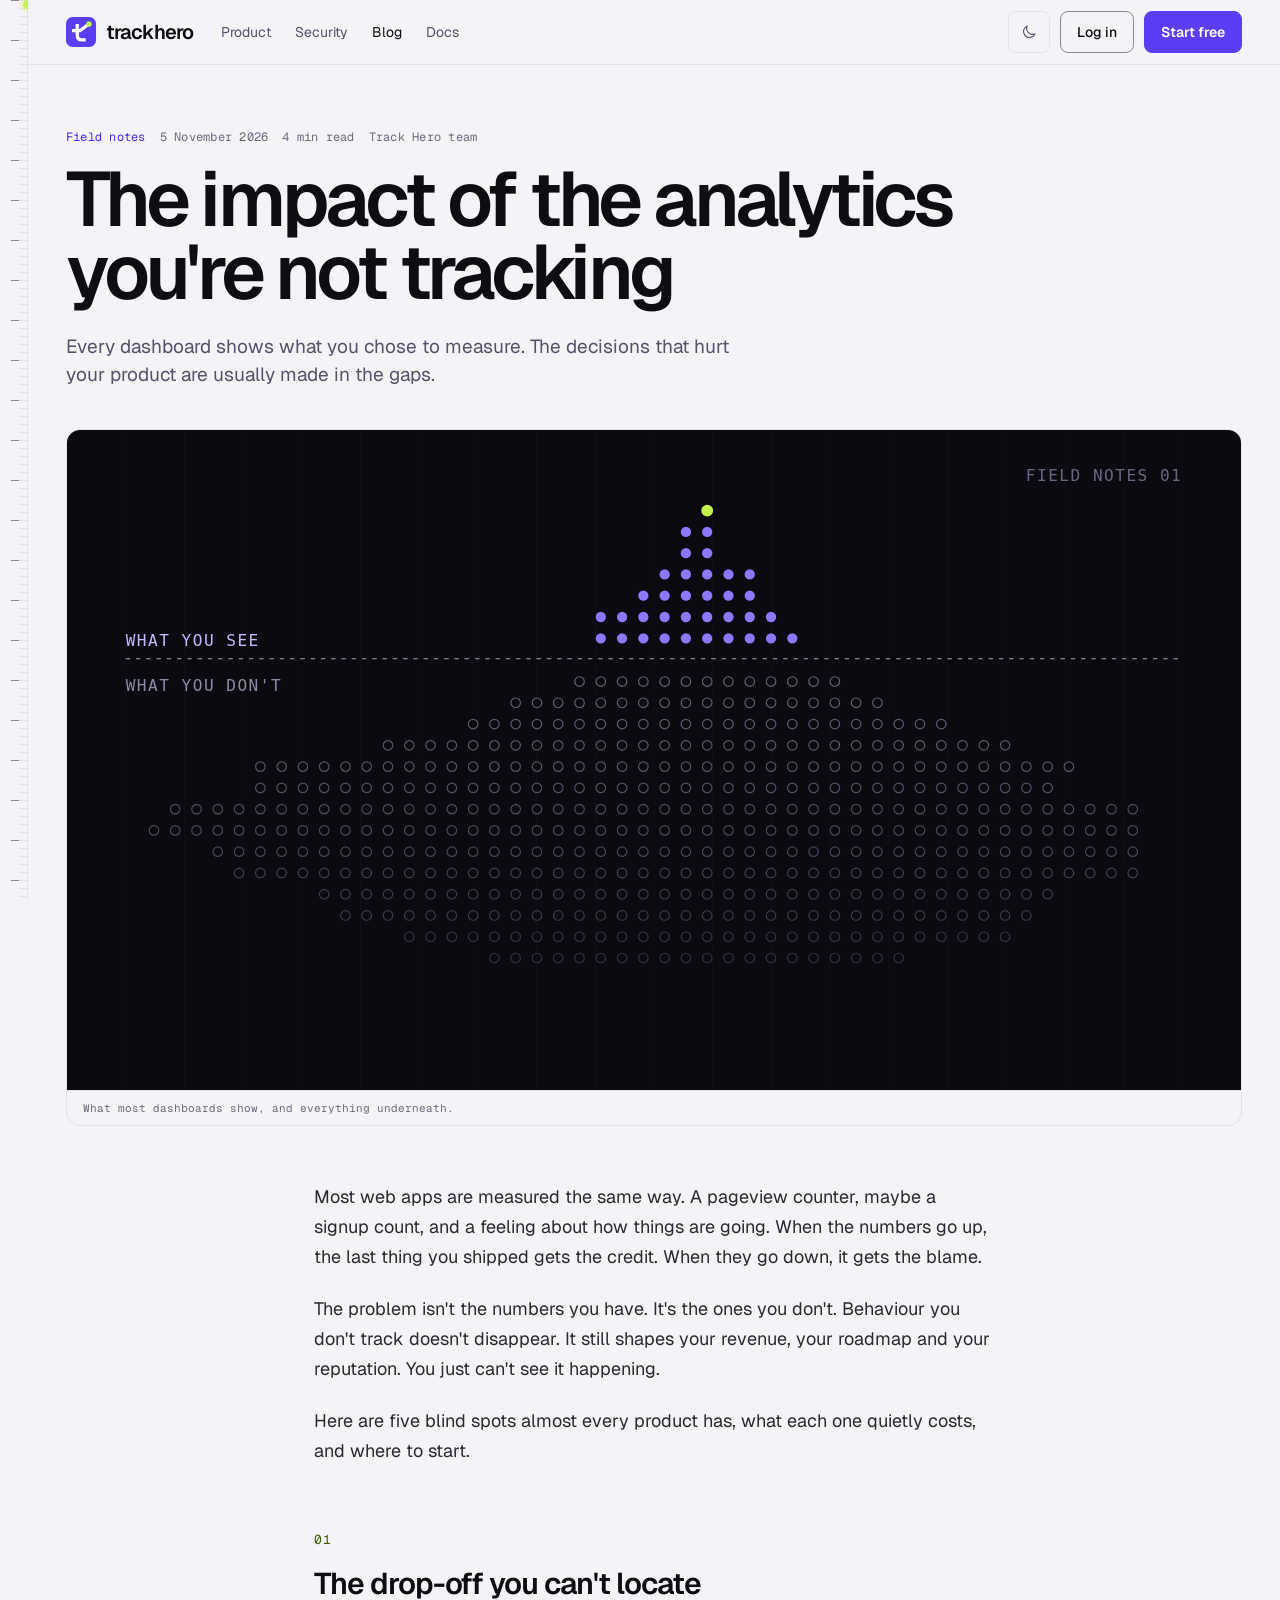
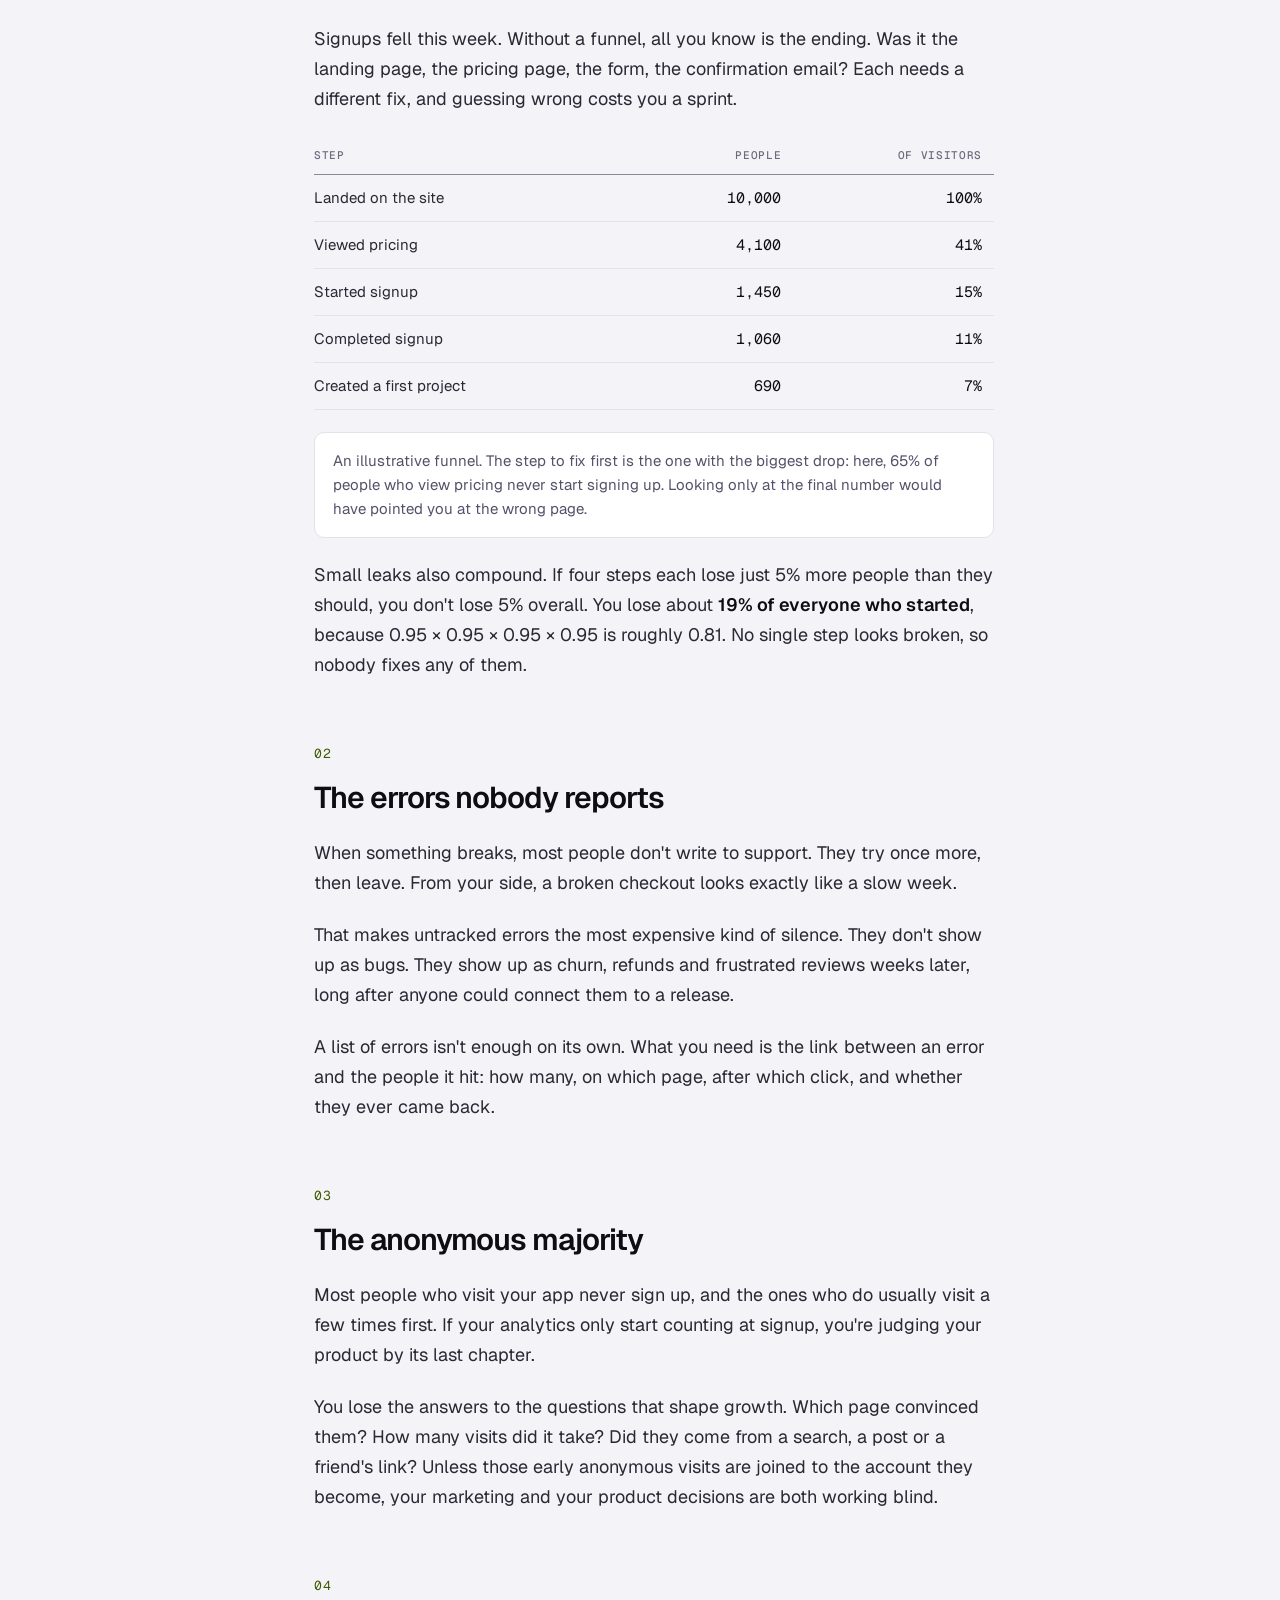
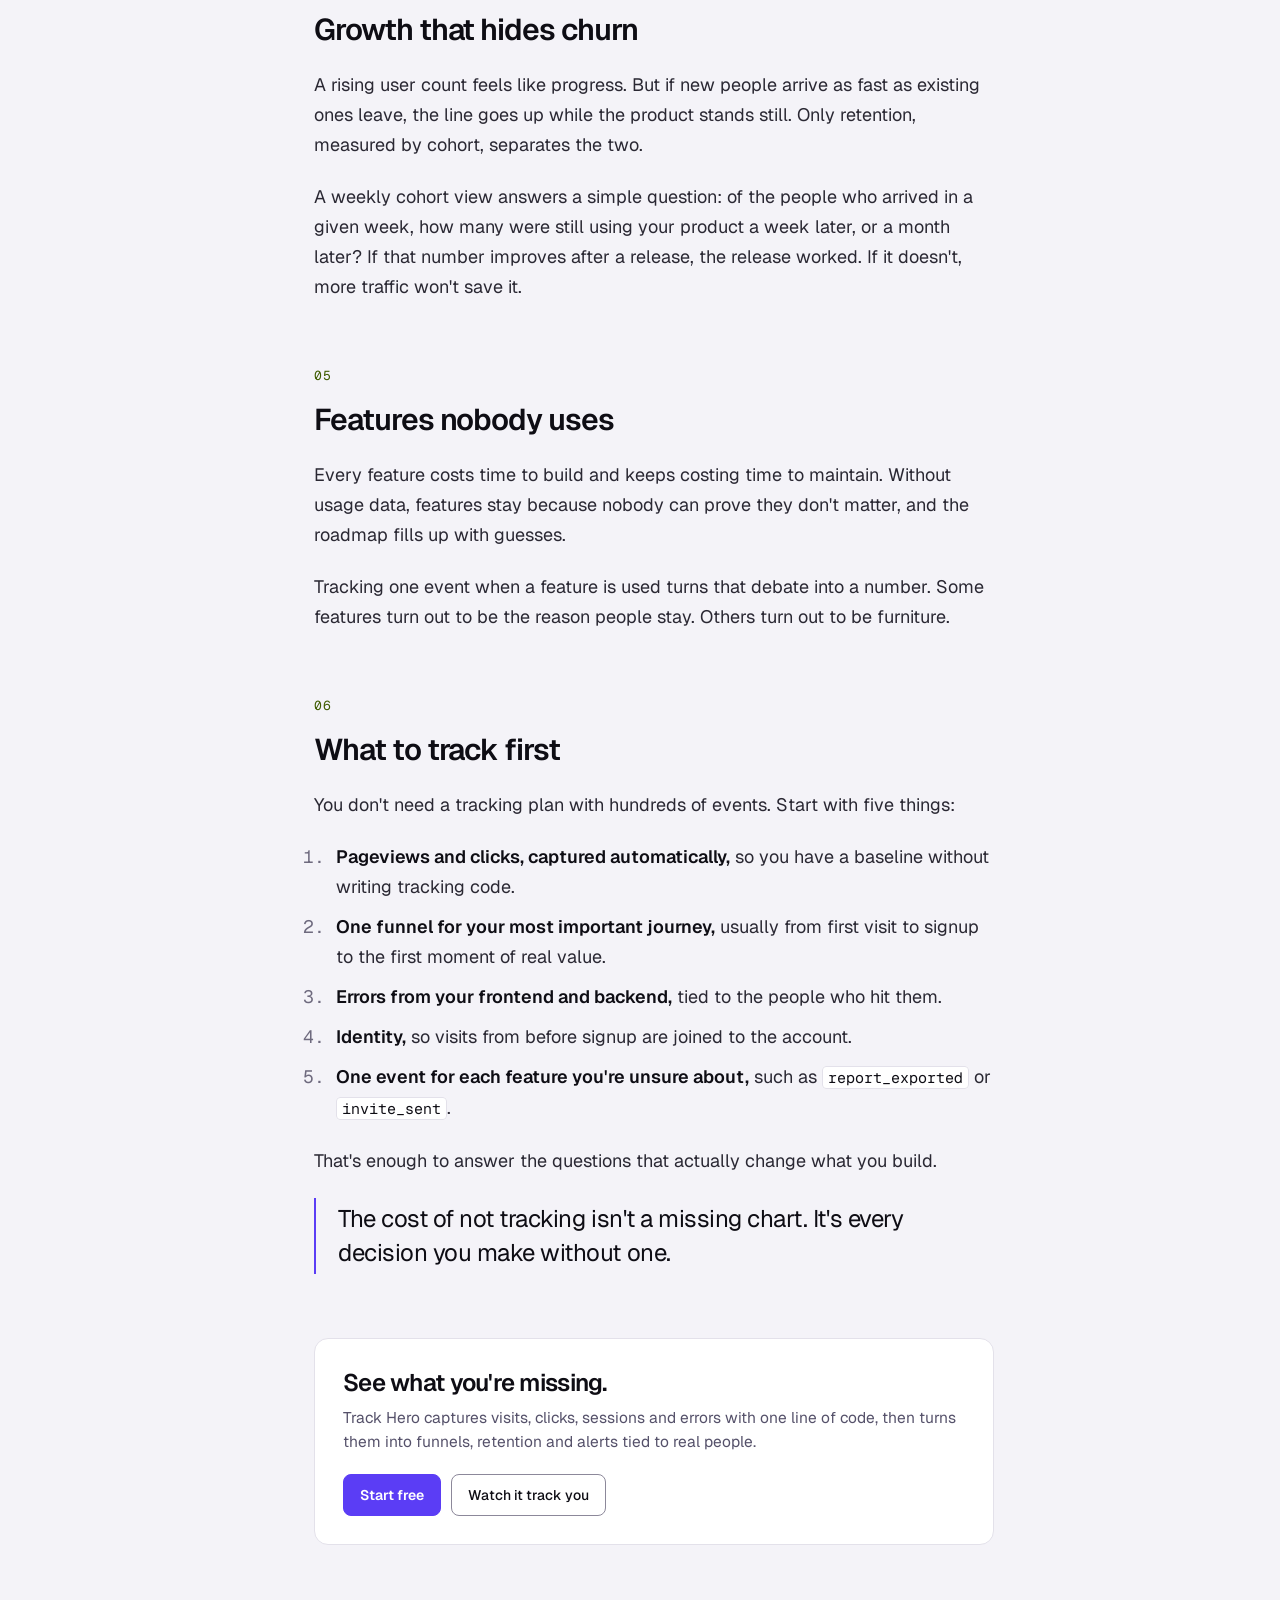
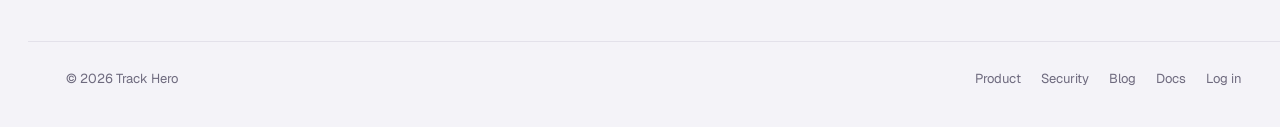
<file: blog/analytics-you-are-not-tracking.html>
<!doctype html>
<html lang="en">
<head>
<meta charset="utf-8">
<script>(function(){try{var t=localStorage.getItem("th_site_theme");if(t!=="light"&&t!=="dark"){t=matchMedia("(prefers-color-scheme: light)").matches?"light":"dark"}document.documentElement.dataset.theme=t}catch(e){document.documentElement.dataset.theme="dark"}})()</script>
<meta name="viewport" content="width=device-width, initial-scale=1">
<title>The impact of the analytics you're not tracking · Track Hero</title>
<meta name="description" content="Every dashboard shows what you chose to measure. The decisions that hurt your product are usually made in the gaps.">
<meta property="og:title" content="The impact of the analytics you're not tracking">
<meta property="og:description" content="Every dashboard shows what you chose to measure. The decisions that hurt your product are usually made in the gaps.">
<meta property="og:type" content="article">
<meta property="article:published_time" content="2026-11-05">
<meta property="og:site_name" content="Track Hero">
<meta property="og:url" content="https://trackhero-website.vercel.app/blog/analytics-you-are-not-tracking">
<meta property="og:image" content="https://trackhero-website.vercel.app/blog/covers/analytics-you-are-not-tracking-og.png">
<meta property="og:image:width" content="1200">
<meta property="og:image:height" content="630">
<meta property="og:image:alt" content="The impact of the analytics you're not tracking, Track Hero field notes">
<meta name="twitter:card" content="summary_large_image">
<meta name="twitter:image" content="https://trackhero-website.vercel.app/blog/covers/analytics-you-are-not-tracking-og.png">
<link rel="canonical" href="https://trackhero-website.vercel.app/blog/analytics-you-are-not-tracking">
<meta name="theme-color" content="#0b0a10" media="(prefers-color-scheme: dark)">
<meta name="theme-color" content="#f4f3f8" media="(prefers-color-scheme: light)">
<link rel="icon" href="/favicon.svg" type="image/svg+xml">
<link rel="preconnect" href="https://fonts.googleapis.com">
<link href="https://fonts.googleapis.com/css2?family=Geist:wght@400;500;600;700&family=Geist+Mono:wght@400;500&display=swap" rel="stylesheet">
<link rel="stylesheet" href="/site.css">
<script type="application/ld+json">{"@context":"https://schema.org","@type":"BlogPosting","headline":"The impact of the analytics you're not tracking","datePublished":"2026-11-05","author":{"@type":"Organization","name":"Track Hero"},"image":"/blog/covers/analytics-you-are-not-tracking.svg"}</script>
</head>
<body>
<div class="ruler" aria-hidden="true"><i></i></div>
<main>
  <nav class="top" aria-label="Main">
    <div class="wrap">
      <a href="/" class="brand" aria-label="Track Hero home"><svg width="30" height="30" viewBox="0 0 64 64" aria-hidden="true"><rect width="64" height="64" rx="14" fill="#5b3df5"/><path d="M24 15V39Q24 49 34 49H42" fill="none" stroke="#fff" stroke-width="7"/><path d="M13 29H30L46 17" fill="none" stroke="#fff" stroke-width="7"/><circle cx="49" cy="15" r="6" fill="#c6f24e"/></svg>trackhero</a>
      <div class="links"><a href="/product">Product</a><a href="/security">Security</a><a href="/blog" aria-current="page">Blog</a><a href="https://track-hero.vercel.app/docs">Docs</a></div>
      <div class="r"><button type="button" class="theme-btn" aria-label="Switch theme"><svg class="moon" width="18" height="18" viewBox="0 0 24 24" fill="none" stroke="currentColor" stroke-width="1.5" stroke-linecap="round" stroke-linejoin="round" aria-hidden="true"><path d="M20 14.5A8 8 0 0 1 9.5 4a8 8 0 1 0 10.5 10.5z"/></svg><svg class="sun" width="18" height="18" viewBox="0 0 24 24" fill="none" stroke="currentColor" stroke-width="1.5" stroke-linecap="round" aria-hidden="true"><circle cx="12" cy="12" r="4"/><path d="M12 2v2M12 20v2M4.9 4.9l1.4 1.4M17.7 17.7l1.4 1.4M2 12h2M20 12h2M4.9 19.1l1.4-1.4M17.7 6.3l1.4-1.4"/></svg></button><a href="https://track-hero.vercel.app/login" class="btn">Log in</a><a href="https://track-hero.vercel.app/signup" class="btn p">Start free</a></div>
    </div>
  </nav>

  <article>
    <header class="post-hero">
      <div class="wrap">
        <div class="post-meta"><a href="/blog">Field notes</a><span>5 November 2026</span><span>4 min read</span><span>Track Hero team</span></div>
        <h1>The impact of the analytics you're not tracking</h1>
        <p class="lede">Every dashboard shows what you chose to measure. The decisions that hurt your product are usually made in the gaps.</p>
        <figure class="cover">
          <img src="/blog/covers/analytics-you-are-not-tracking.svg" width="1600" height="900" alt="An iceberg drawn in dots. A small violet tip sits above a dashed line labelled what you see. A much larger mass of faint dots sits below it, labelled what you don't.">
          <figcaption>What most dashboards show, and everything underneath.</figcaption>
        </figure>
      </div>
    </header>

    <div class="wrap">
      <div class="prose">
        <p>Most web apps are measured the same way. A pageview counter, maybe a signup count, and a feeling about how things are going. When the numbers go up, the last thing you shipped gets the credit. When they go down, it gets the blame.</p>
        <p>The problem isn't the numbers you have. It's the ones you don't. Behaviour you don't track doesn't disappear. It still shapes your revenue, your roadmap and your reputation. You just can't see it happening.</p>
        <p>Here are five blind spots almost every product has, what each one quietly costs, and where to start.</p>

        <h2><span class="n">01</span>The drop-off you can't locate</h2>
        <p>Signups fell this week. Without a funnel, all you know is the ending. Was it the landing page, the pricing page, the form, the confirmation email? Each needs a different fix, and guessing wrong costs you a sprint.</p>
        <table>
          <thead><tr><th>Step</th><th style="text-align:right">People</th><th style="text-align:right">Of visitors</th></tr></thead>
          <tbody>
            <tr><td>Landed on the site</td><td class="num">10,000</td><td class="num">100%</td></tr>
            <tr><td>Viewed pricing</td><td class="num">4,100</td><td class="num">41%</td></tr>
            <tr><td>Started signup</td><td class="num">1,450</td><td class="num">15%</td></tr>
            <tr><td>Completed signup</td><td class="num">1,060</td><td class="num">11%</td></tr>
            <tr><td>Created a first project</td><td class="num">690</td><td class="num">7%</td></tr>
          </tbody>
        </table>
        <p class="note">An illustrative funnel. The step to fix first is the one with the biggest drop: here, 65% of people who view pricing never start signing up. Looking only at the final number would have pointed you at the wrong page.</p>
        <p>Small leaks also compound. If four steps each lose just 5% more people than they should, you don't lose 5% overall. You lose about <strong>19% of everyone who started</strong>, because 0.95 × 0.95 × 0.95 × 0.95 is roughly 0.81. No single step looks broken, so nobody fixes any of them.</p>

        <h2><span class="n">02</span>The errors nobody reports</h2>
        <p>When something breaks, most people don't write to support. They try once more, then leave. From your side, a broken checkout looks exactly like a slow week.</p>
        <p>That makes untracked errors the most expensive kind of silence. They don't show up as bugs. They show up as churn, refunds and frustrated reviews weeks later, long after anyone could connect them to a release.</p>
        <p>A list of errors isn't enough on its own. What you need is the link between an error and the people it hit: how many, on which page, after which click, and whether they ever came back.</p>

        <h2><span class="n">03</span>The anonymous majority</h2>
        <p>Most people who visit your app never sign up, and the ones who do usually visit a few times first. If your analytics only start counting at signup, you're judging your product by its last chapter.</p>
        <p>You lose the answers to the questions that shape growth. Which page convinced them? How many visits did it take? Did they come from a search, a post or a friend's link? Unless those early anonymous visits are joined to the account they become, your marketing and your product decisions are both working blind.</p>

        <h2><span class="n">04</span>Growth that hides churn</h2>
        <p>A rising user count feels like progress. But if new people arrive as fast as existing ones leave, the line goes up while the product stands still. Only retention, measured by cohort, separates the two.</p>
        <p>A weekly cohort view answers a simple question: of the people who arrived in a given week, how many were still using your product a week later, or a month later? If that number improves after a release, the release worked. If it doesn't, more traffic won't save it.</p>

        <h2><span class="n">05</span>Features nobody uses</h2>
        <p>Every feature costs time to build and keeps costing time to maintain. Without usage data, features stay because nobody can prove they don't matter, and the roadmap fills up with guesses.</p>
        <p>Tracking one event when a feature is used turns that debate into a number. Some features turn out to be the reason people stay. Others turn out to be furniture.</p>

        <h2><span class="n">06</span>What to track first</h2>
        <p>You don't need a tracking plan with hundreds of events. Start with five things:</p>
        <ol>
          <li><strong>Pageviews and clicks, captured automatically,</strong> so you have a baseline without writing tracking code.</li>
          <li><strong>One funnel for your most important journey,</strong> usually from first visit to signup to the first moment of real value.</li>
          <li><strong>Errors from your frontend and backend,</strong> tied to the people who hit them.</li>
          <li><strong>Identity,</strong> so visits from before signup are joined to the account.</li>
          <li><strong>One event for each feature you're unsure about,</strong> such as <code>report_exported</code> or <code>invite_sent</code>.</li>
        </ol>
        <p>That's enough to answer the questions that actually change what you build.</p>

        <blockquote>The cost of not tracking isn't a missing chart. It's every decision you make without one.</blockquote>
      </div>

      <aside class="post-end">
        <h3>See what you're missing.</h3>
        <p>Track Hero captures visits, clicks, sessions and errors with one line of code, then turns them into funnels, retention and alerts tied to real people.</p>
        <div class="cta" style="margin-top:20px"><a href="https://track-hero.vercel.app/signup" class="btn p">Start free</a><a href="/" class="btn">Watch it track you</a></div>
      </aside>
    </div>
  </article>

  <div class="wrap"><div style="height:96px"></div></div>
  <footer><div class="wrap"><span>© 2026 Track Hero</span><div class="r"><a href="/product">Product</a><a href="/security">Security</a><a href="/blog">Blog</a><a href="https://track-hero.vercel.app/docs">Docs</a><a href="https://track-hero.vercel.app/login">Log in</a></div></div></footer>
</main>
<script src="/site.js"></script>
<script src="/theme.js"></script>
</body>
</html>
</file>
<file: site.css>
/* Shared styles for the Product and Security pages (the "Instrument" look). */
:root, [data-theme="dark"] {
  color-scheme: dark;
  --bg: #0b0a10; --surface: #15131d; --raised: #1e1b29; --border: #2a2636; --border-strong: #6b6680;
  --ink: #f4f2fa; --muted: #a6a2b6; --subtle: #8f8aa3;
  --hero: #8b78ff; --tint: #241d47; --hero-ink: #c4baff; --pulse: #c6f24e; --danger: #ff8a73; --danger-tint: #3a1a14; --teal: #4fd1d9; --teal-tint: #0c2f33;
  --on-hero: #0e0d14; --hero-hover: #a091ff; --pulse-text: #c6f24e; --nav-bg: rgba(11,10,16,.86); --prose: #d9d6e4; --focus: #c6f24e;
  --h0: #5b3df5; --h1: #4e3fa0; --h2: #3d3282; --h3: #322a6b; --h4: #28224f; --h-ink: #f4f2fa;
  --sans: Geist, "Helvetica Neue", Arial, sans-serif; --mono: "Geist Mono", ui-monospace, Menlo, monospace;
}

/* Light theme: same brand, light surfaces. Lime is never used as text on light backgrounds. */
[data-theme="light"] {
  color-scheme: light;
  --bg: #f4f3f8; --surface: #ffffff; --raised: #faf9fd; --border: #e3e1ea; --border-strong: #8c889a;
  --ink: #0e0d14; --muted: #55516a; --subtle: #6e6a7e;
  --hero: #5b3df5; --tint: #ece8ff; --hero-ink: #4327d6; --danger: #c2381f; --danger-tint: #fdebe7; --teal: #0b6f78; --teal-tint: #e3f3f4;
  --on-hero: #ffffff; --hero-hover: #4a2de0; --pulse-text: #3f5c00; --nav-bg: rgba(244,243,248,.86); --prose: #2a2833; --focus: #5b3df5;
  --h0: #5b3df5; --h1: #a596fa; --h2: #bfb4fb; --h3: #d2cafc; --h4: #dfd9fd; --h-ink: #0e0d14;
}
* { box-sizing: border-box; margin: 0; padding: 0; }
html { background: var(--bg); color: var(--ink); font-family: var(--sans); -webkit-font-smoothing: antialiased; overflow-x: clip; }
a { color: inherit; text-decoration: none; }
:focus-visible { outline: 2px solid var(--focus); outline-offset: 3px; }
.mono { font-family: var(--mono); font-variant-numeric: tabular-nums; }
.wrap { max-width: 1240px; margin: 0 auto; padding: 0 32px; }
@media (max-width: 760px) { .wrap { padding: 0 18px; } }

/* Ruler down the left edge; the lime needle follows scroll */
.ruler { position: fixed; left: 0; top: 0; bottom: 0; width: 28px; border-right: 1px solid var(--border); z-index: 5;
  background: repeating-linear-gradient(to bottom, var(--border) 0 1px, transparent 1px 8px) right top / 8px 100% repeat-y,
              repeating-linear-gradient(to bottom, var(--border-strong) 0 1px, transparent 1px 40px) right top / 16px 100% repeat-y; }
.ruler i { position: absolute; right: -5px; width: 9px; height: 9px; border-radius: 50%; background: var(--pulse); box-shadow: 0 0 0 4px rgba(198,242,78,.15); top: 0; }
main { padding-left: 28px; }
@media (max-width: 760px) { .ruler { display: none; } main { padding-left: 0; } }

/* Navigation */
nav.top { position: sticky; top: 0; z-index: 25; background: var(--nav-bg); border-bottom: 1px solid var(--border); backdrop-filter: blur(16px); -webkit-backdrop-filter: blur(16px); }
nav.top .wrap { display: flex; align-items: center; gap: 28px; height: 64px; }
.brand { display: flex; align-items: center; gap: 10px; font-weight: 600; font-size: 20px; letter-spacing: -0.045em; }
nav.top .links { display: flex; gap: 24px; font-size: 14px; color: var(--muted); }
nav.top .links a:hover, nav.top .links a[aria-current="page"] { color: var(--ink); }
nav.top .r { margin-left: auto; display: flex; gap: 10px; }
@media (max-width: 760px) { nav.top .links { display: none; } nav.top .r .btn:not(.p) { display: none; } }

.btn { display: inline-flex; align-items: center; justify-content: center; gap: 8px; height: 42px; padding: 0 16px; border-radius: 8px; border: 1px solid var(--border-strong); font-size: 14px; font-weight: 500; white-space: nowrap; }
.btn:hover { background: var(--raised); }
.btn.p { background: var(--hero); border-color: var(--hero); color: var(--on-hero); font-weight: 600; }
.btn.p:hover { background: var(--hero-hover); border-color: var(--hero-hover); }
.cta { display: flex; gap: 10px; margin-top: 32px; flex-wrap: wrap; }

/* Page hero */
.hero { padding: 72px 0 32px; }
.eyebrow { font-family: var(--mono); font-size: 12px; letter-spacing: .08em; color: var(--subtle); text-transform: uppercase; display: flex; align-items: center; gap: 10px; }
.eyebrow b { width: 8px; height: 8px; border-radius: 50%; background: var(--pulse); box-shadow: 0 0 0 1px #3f5c00; }
h1 { font-size: clamp(44px, 7vw, 96px); line-height: .95; letter-spacing: -0.055em; font-weight: 600; margin-top: 0; max-width: 1040px; }
h1 em { font-style: normal; color: var(--hero); }
.lede { font-size: 19px; line-height: 28px; color: var(--muted); max-width: 600px; margin-top: 24px; }

/* Numbered sections */
section.s { padding: 112px 0 0; }
.s-head { display: grid; grid-template-columns: 160px 1fr; gap: 32px; align-items: start; }
.s-num { font-family: var(--mono); font-size: 12px; color: var(--subtle); padding-top: 12px; border-top: 1px solid var(--border-strong); }
.s-head h2 { font-size: clamp(32px, 4.4vw, 56px); line-height: 1.02; letter-spacing: -0.045em; font-weight: 600; max-width: 860px; }
.s-head p { color: var(--muted); font-size: 17px; line-height: 26px; max-width: 580px; margin-top: 16px; }
.indent { margin-left: 192px; }
@media (max-width: 960px) { .indent { margin-left: 0; } }
@media (max-width: 760px) { .s-head { grid-template-columns: 1fr; gap: 16px; } section.s { padding-top: 80px; } }

/* Spec rows */
.spec { margin-top: 48px; border-top: 1px solid var(--border-strong); }
.spec .row { display: grid; grid-template-columns: 260px 1fr 180px; gap: 24px; padding: 18px 0; border-bottom: 1px solid var(--border); align-items: baseline; }
.spec .row .k { font-size: 15px; font-weight: 500; }
.spec .row .d { color: var(--muted); font-size: 14.5px; line-height: 22px; }
.spec .row .v { font-family: var(--mono); font-size: 14px; text-align: right; color: var(--pulse-text); }
.spec .row .v.dim { color: var(--subtle); }
@media (max-width: 960px) { .spec .row { grid-template-columns: 1fr auto; } .spec .row .d { grid-column: 1 / -1; grid-row: 2; } }

/* Closing */
.close { margin: 128px 0 0; padding: 72px 0; border-top: 1px solid var(--border); }
.close h2 { font-size: clamp(40px, 6.4vw, 88px); line-height: .96; letter-spacing: -0.055em; font-weight: 600; max-width: 1000px; }
.close h2 span { color: var(--subtle); }
footer { border-top: 1px solid var(--border); padding: 28px 0 40px; font-size: 13px; color: var(--subtle); }
footer .wrap { display: flex; gap: 24px; flex-wrap: wrap; align-items: center; }
footer .r { margin-left: auto; display: flex; gap: 20px; flex-wrap: wrap; }

.rise { opacity: 0; transform: translateY(16px); transition: opacity .7s ease, transform .7s cubic-bezier(.2,.7,.2,1); }
.rise.in { opacity: 1; transform: none; }
@media (prefers-reduced-motion: reduce) { .rise { opacity: 1; transform: none; transition: none; } }

/* Blog */
.post-hero { padding: 64px 0 0; }
.post-meta { font-family: var(--mono); font-size: 12px; color: var(--subtle); display: flex; gap: 14px; flex-wrap: wrap; letter-spacing: .02em; }
.post-meta a { color: var(--hero-ink); }
.post-hero h1 { font-size: clamp(40px, 6vw, 80px); max-width: 980px; margin-top: 18px; }
.post-hero .lede { max-width: 680px; }
.cover { margin-top: 40px; border: 1px solid var(--border); border-radius: 14px; overflow: hidden; background: var(--bg); }
.cover img { display: block; width: 100%; height: auto; }
.cover figcaption { font-family: var(--mono); font-size: 11px; color: var(--subtle); padding: 10px 16px; border-top: 1px solid var(--border); }
.prose { max-width: 680px; margin: 56px auto 0; font-size: 18px; line-height: 30px; color: var(--prose); }
.prose > * + * { margin-top: 22px; }
.prose h2 { font-size: 30px; line-height: 36px; letter-spacing: -0.035em; font-weight: 600; color: var(--ink); margin-top: 56px; }
.prose h2 .n { font-family: var(--mono); font-size: 13px; color: var(--pulse-text); display: block; letter-spacing: .04em; margin-bottom: 8px; font-weight: 400; }
.prose strong { color: var(--ink); font-weight: 600; }
.prose a { color: var(--hero-ink); text-decoration: underline; text-underline-offset: 3px; }
.prose code { font-family: var(--mono); font-size: 15px; background: var(--surface); border: 1px solid var(--border); border-radius: 4px; padding: 1px 5px; color: var(--ink); }
.prose ul, .prose ol { padding-left: 22px; }
.prose li + li { margin-top: 10px; }
.prose li::marker { color: var(--subtle); font-family: var(--mono); }
.prose blockquote { border-left: 2px solid var(--hero); padding: 4px 0 4px 22px; font-size: 24px; line-height: 34px; letter-spacing: -0.02em; color: var(--ink); }
.prose .note { font-size: 15px; line-height: 24px; color: var(--muted); padding: 16px 18px; border: 1px solid var(--border); border-radius: 10px; background: var(--surface); }
.prose table { width: 100%; border-collapse: collapse; font-size: 15px; line-height: 22px; }
.prose th { text-align: left; font-family: var(--mono); font-size: 11px; font-weight: 500; letter-spacing: .06em; text-transform: uppercase; color: var(--subtle); padding: 8px 12px 8px 0; border-bottom: 1px solid var(--border-strong); }
.prose td { padding: 12px 12px 12px 0; border-bottom: 1px solid var(--border); vertical-align: top; }
.prose td.num { font-family: var(--mono); text-align: right; color: var(--ink); white-space: nowrap; }
.post-end { max-width: 680px; margin: 64px auto 0; padding: 28px; border: 1px solid var(--border); border-radius: 14px; background: var(--surface); }
.post-end h3 { font-size: 24px; letter-spacing: -0.03em; font-weight: 600; }
.post-end p { color: var(--muted); font-size: 15.5px; line-height: 24px; margin-top: 8px; }
@media (max-width: 760px) { .prose { font-size: 17px; line-height: 28px; margin-top: 40px; } .prose h2 { font-size: 25px; line-height: 31px; } .prose blockquote { font-size: 20px; line-height: 29px; } }

.posts { margin-top: 48px; display: grid; grid-template-columns: repeat(auto-fill, minmax(min(100%, 520px), 1fr)); gap: 16px; }
.post-card { border: 1px solid var(--border); border-radius: 14px; overflow: hidden; background: var(--surface); display: flex; flex-direction: column; }
.post-card:hover { border-color: var(--hero); }
.post-card img { display: block; width: 100%; height: auto; border-bottom: 1px solid var(--border); }
.post-card .b { padding: 22px 24px 26px; display: flex; flex-direction: column; gap: 10px; }
.post-card h2 { font-size: 26px; line-height: 31px; letter-spacing: -0.035em; font-weight: 600; }
.post-card p { color: var(--muted); font-size: 15px; line-height: 23px; }

/* Theme toggle (moon / sun) */
.theme-btn { display: inline-flex; align-items: center; justify-content: center; width: 42px; height: 42px; border-radius: 8px; border: 1px solid var(--border); background: transparent; color: var(--muted); cursor: pointer; }
.theme-btn:hover { background: var(--raised); color: var(--ink); }
.theme-btn .sun { display: none; }
[data-theme="dark"] .theme-btn .sun { display: block; }
[data-theme="dark"] .theme-btn .moon { display: none; }
</file>
